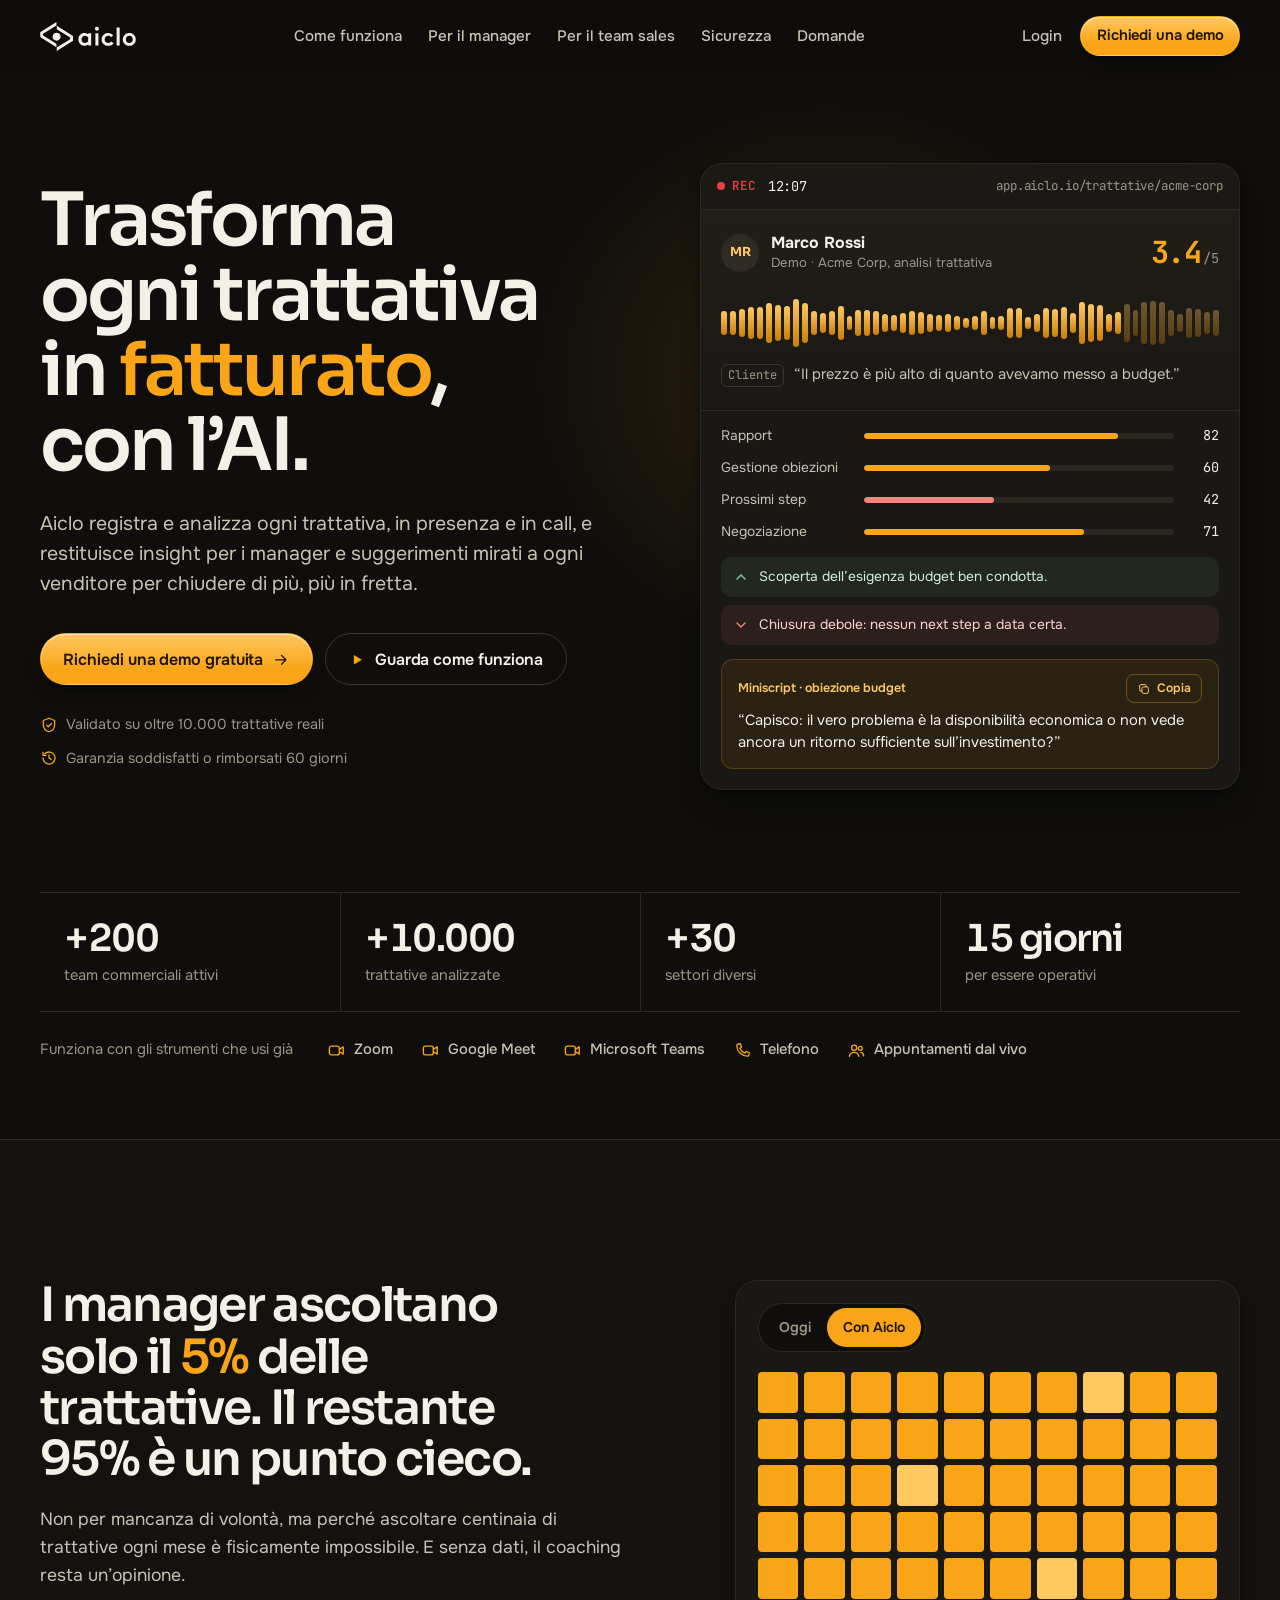
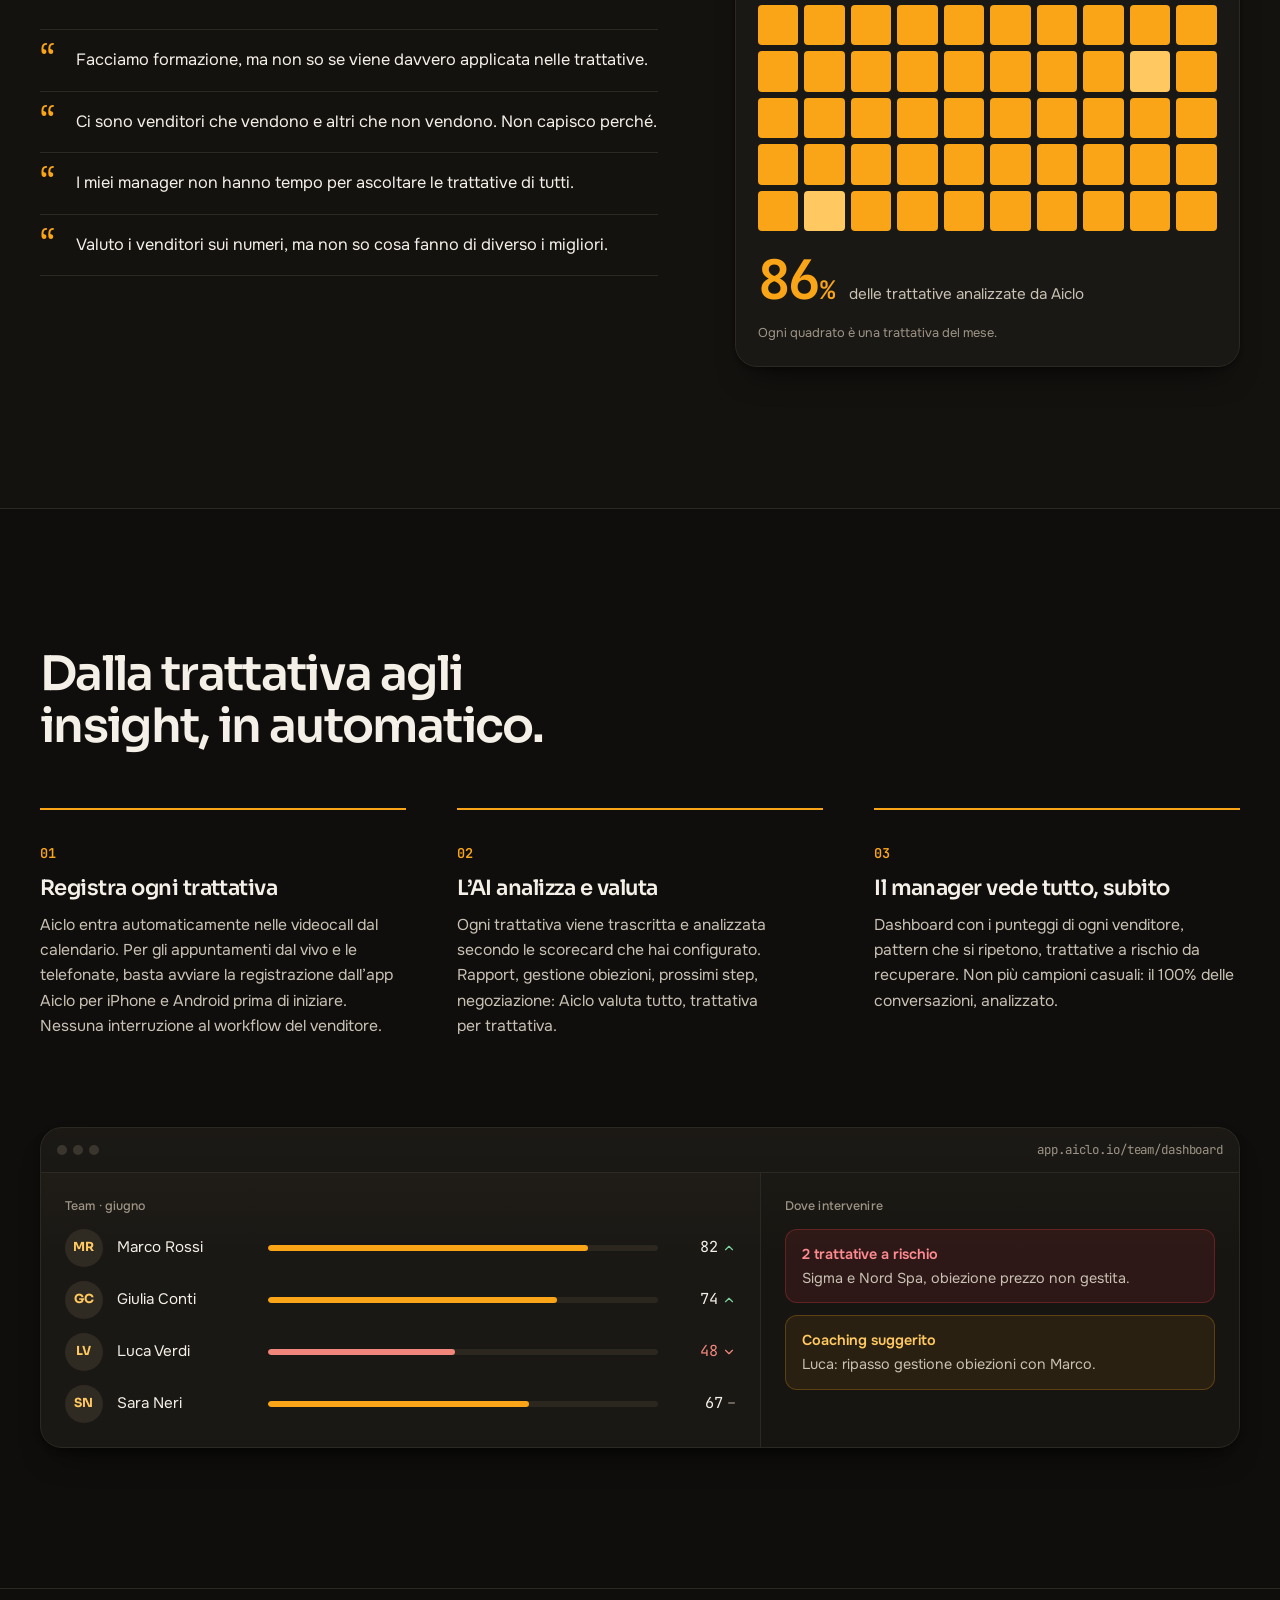
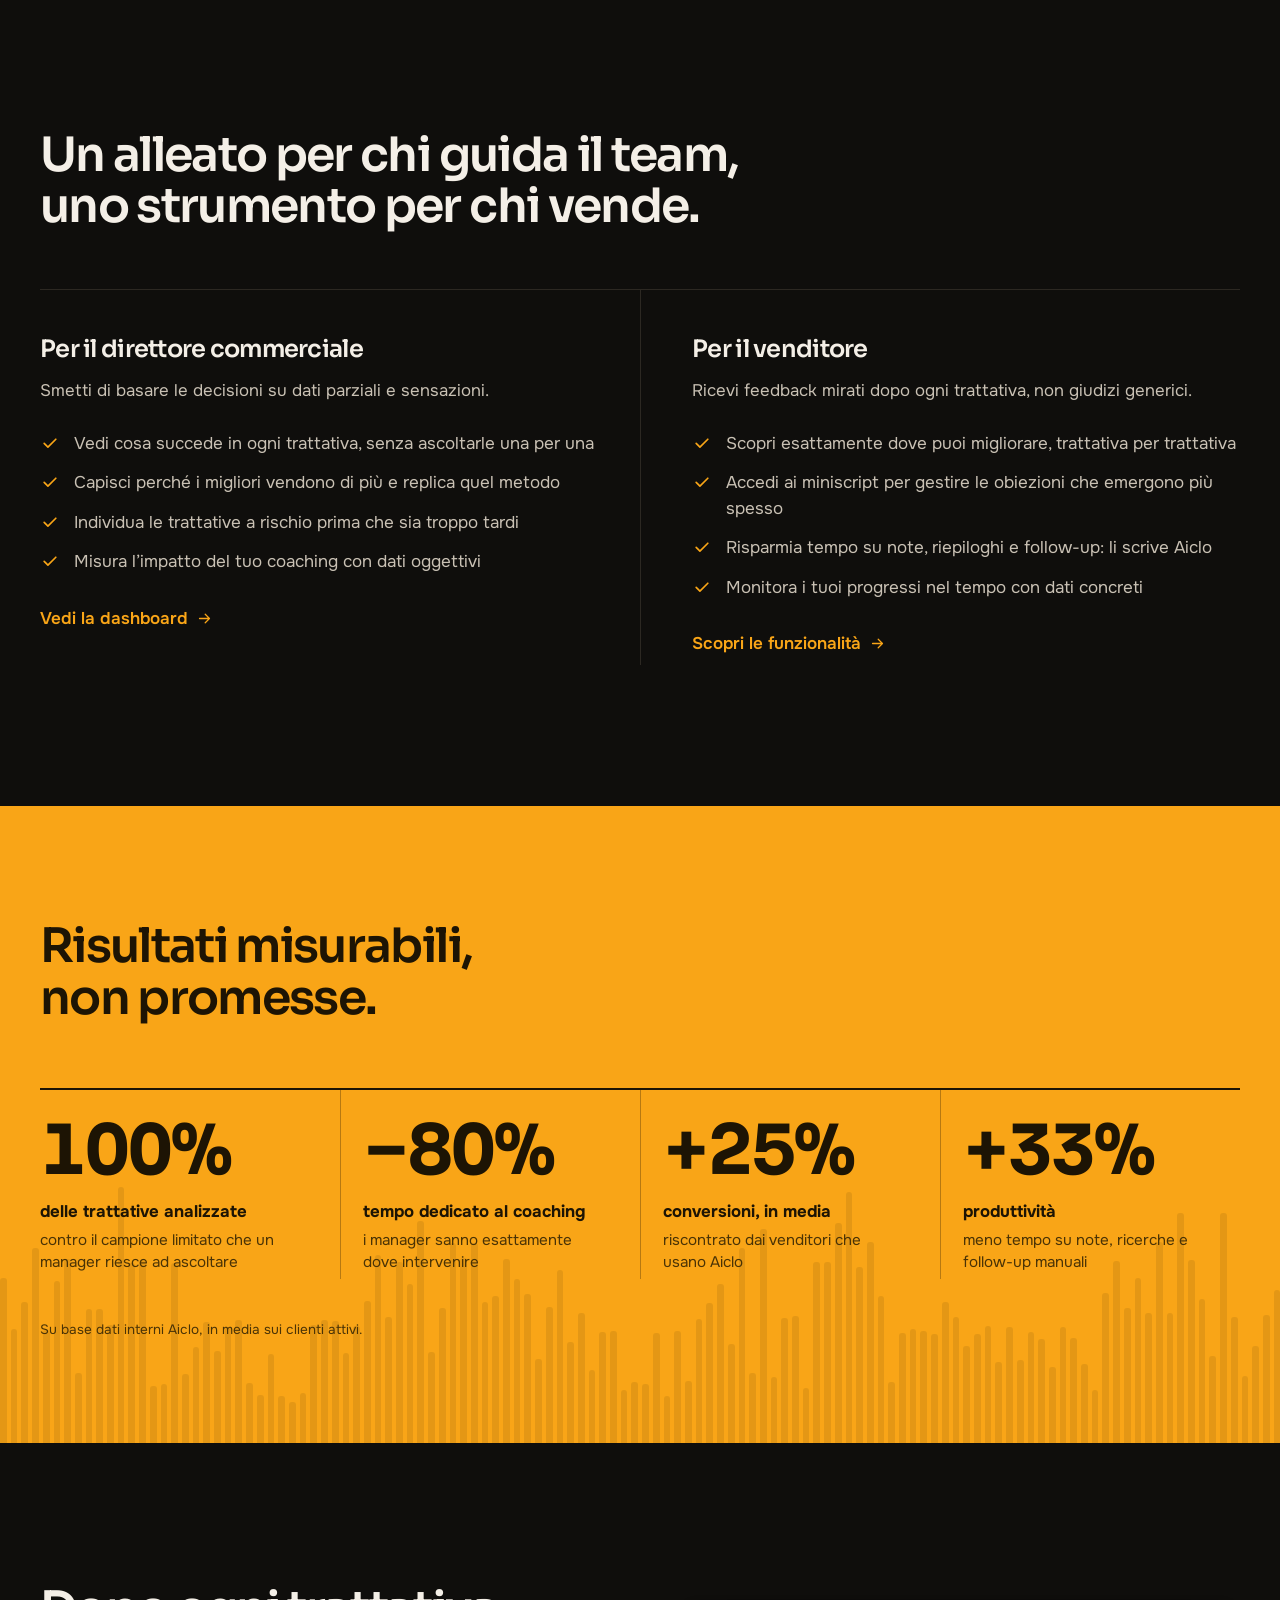
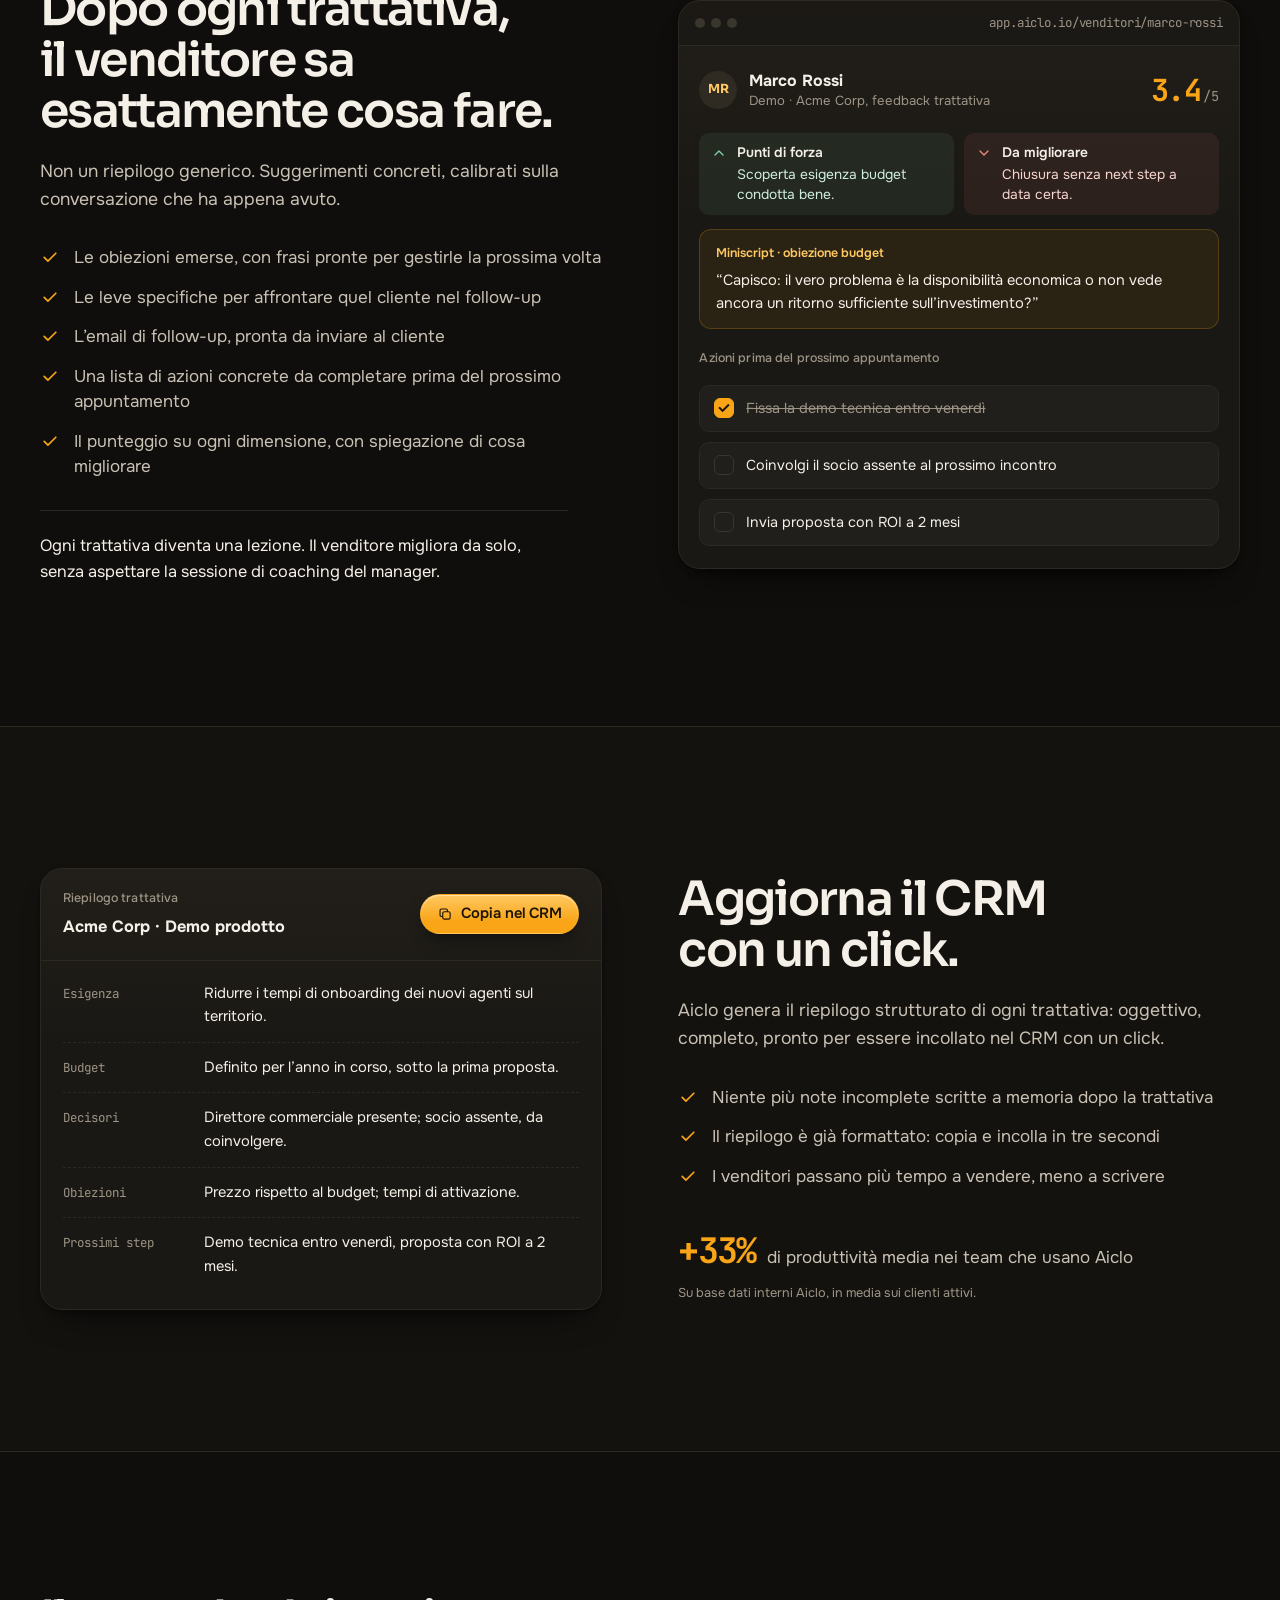
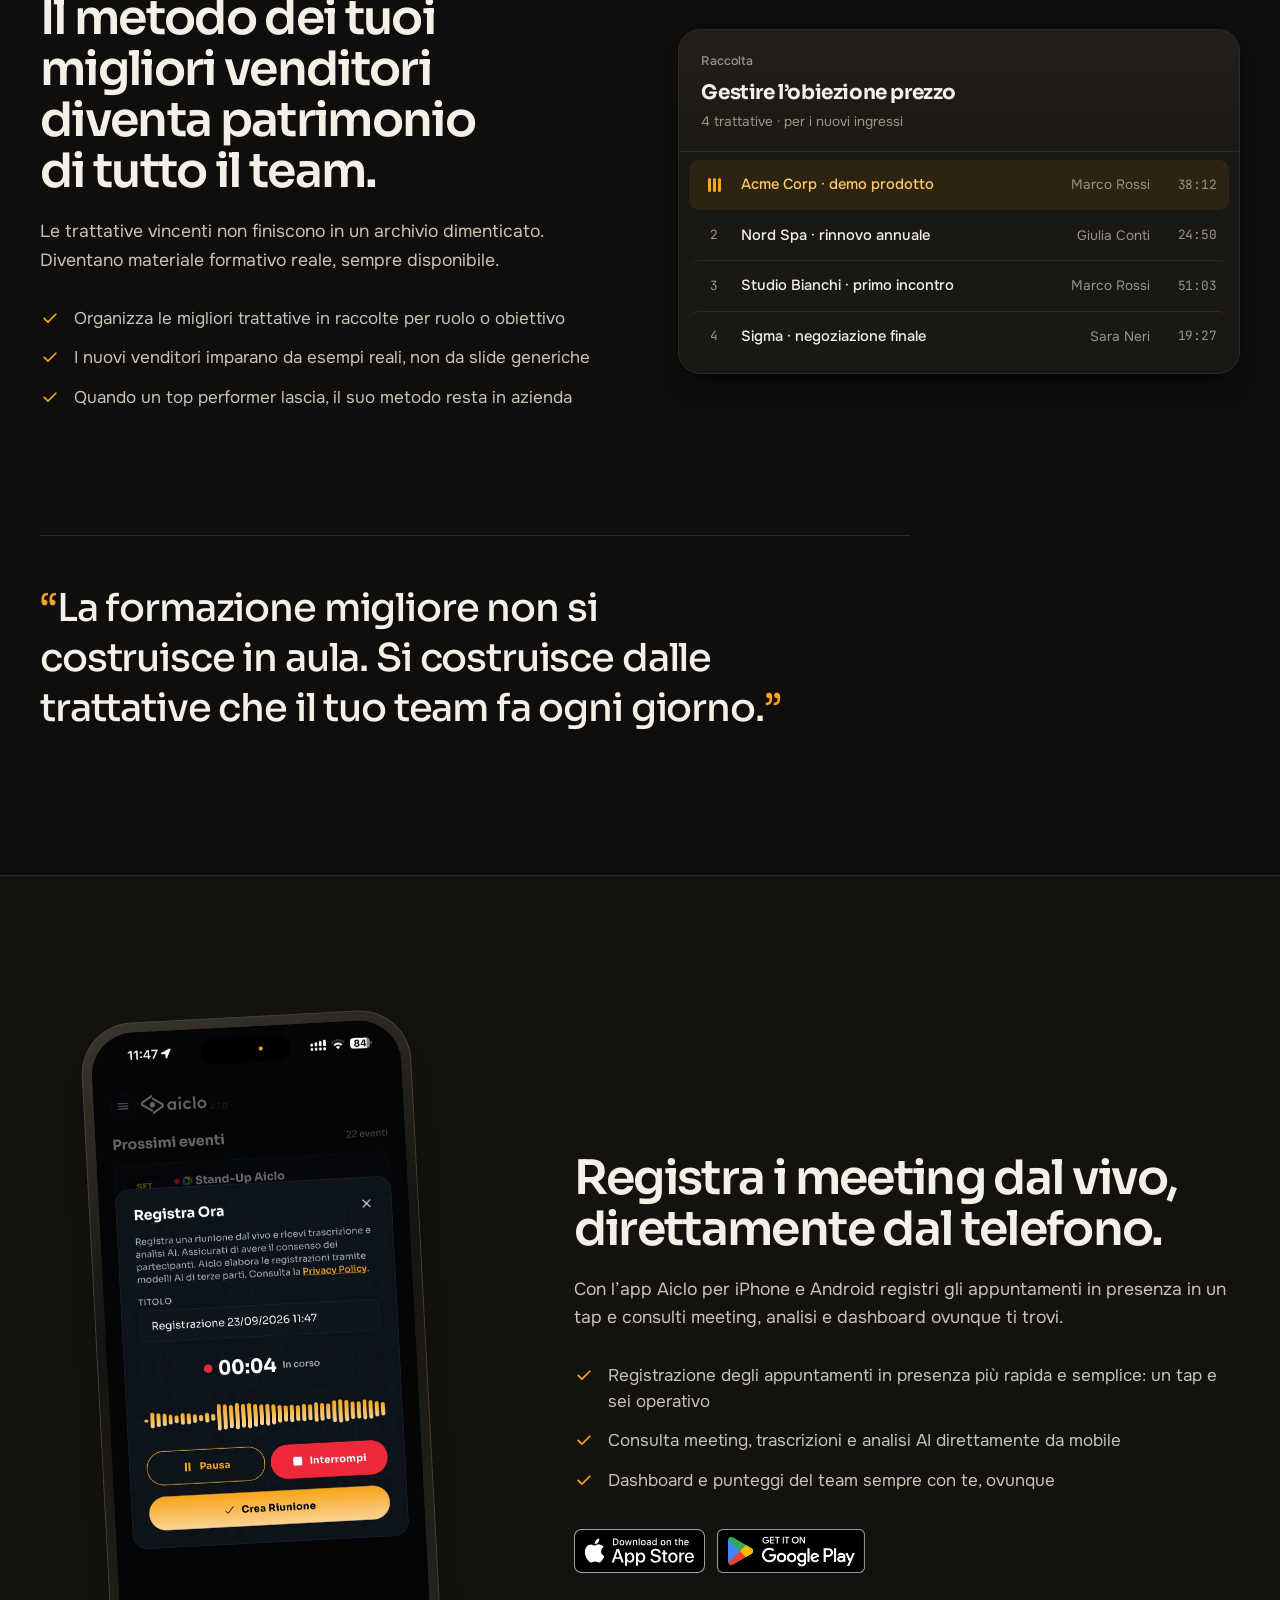
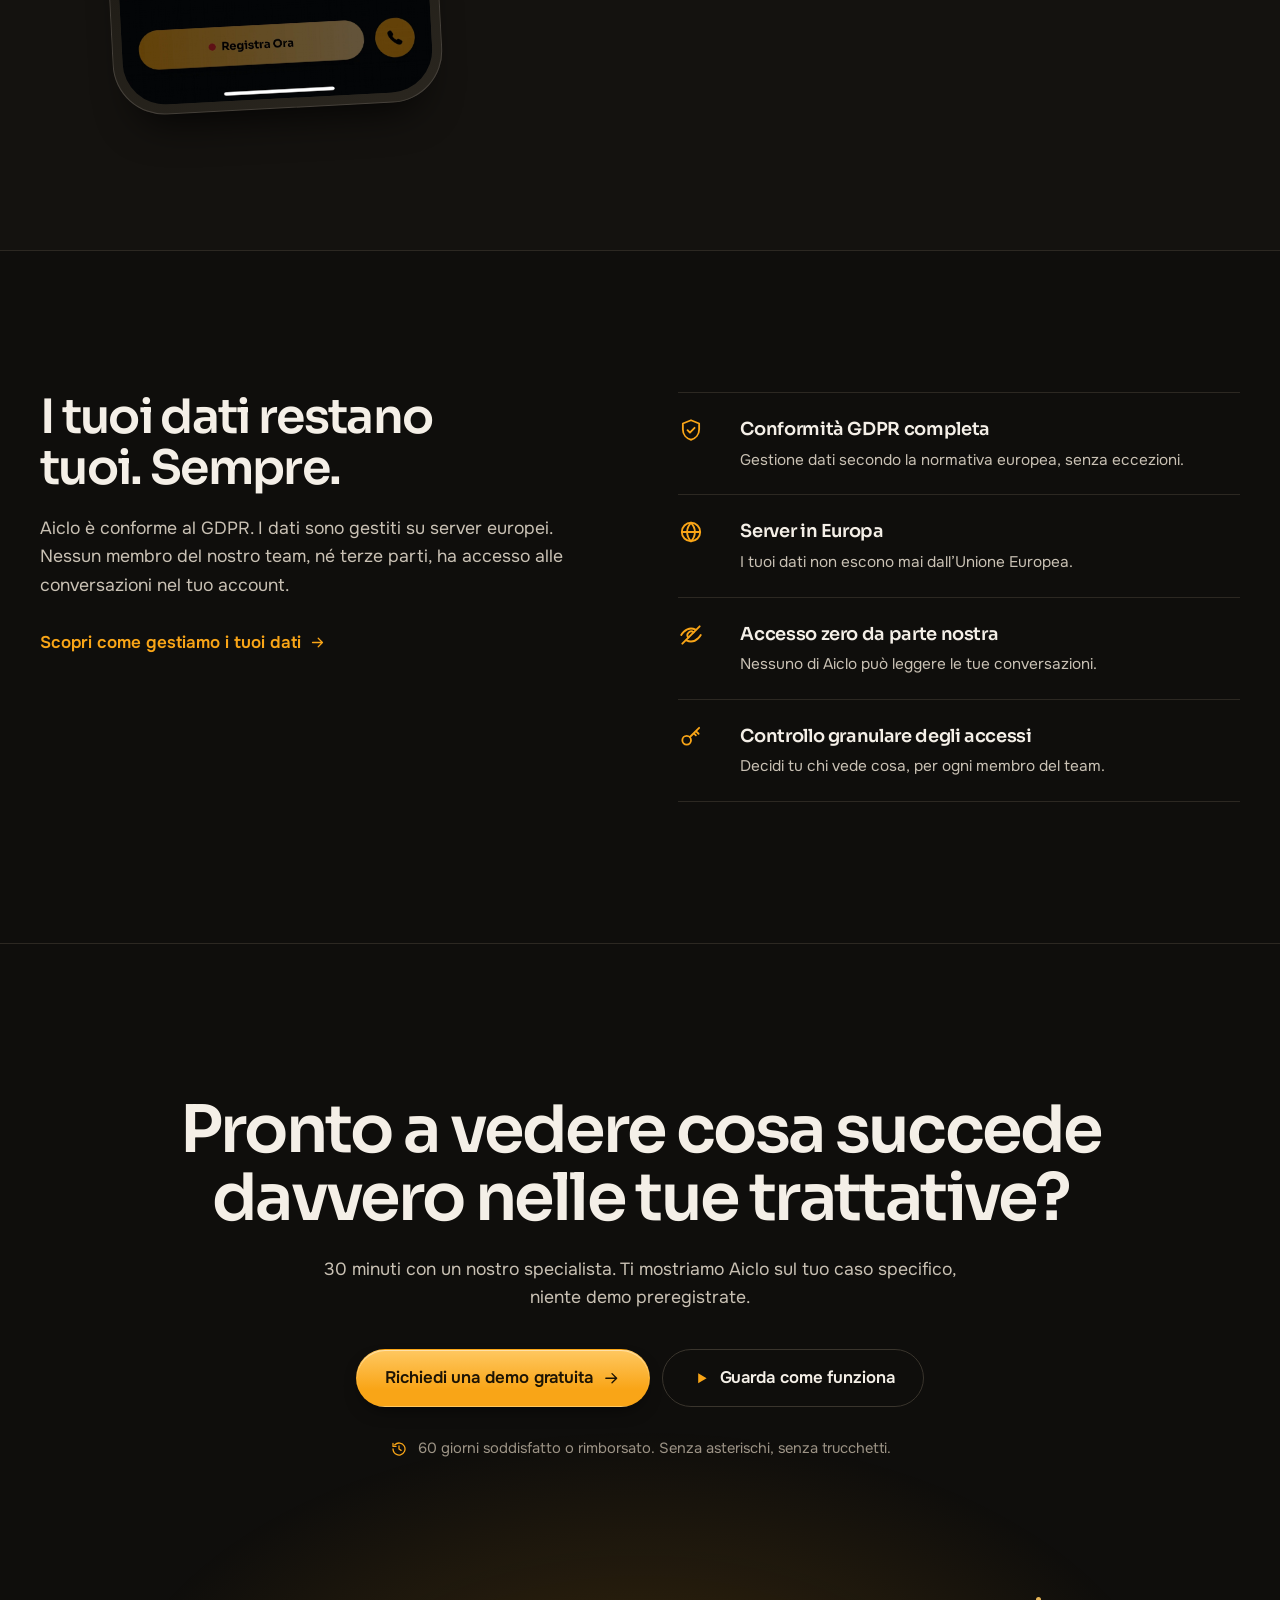
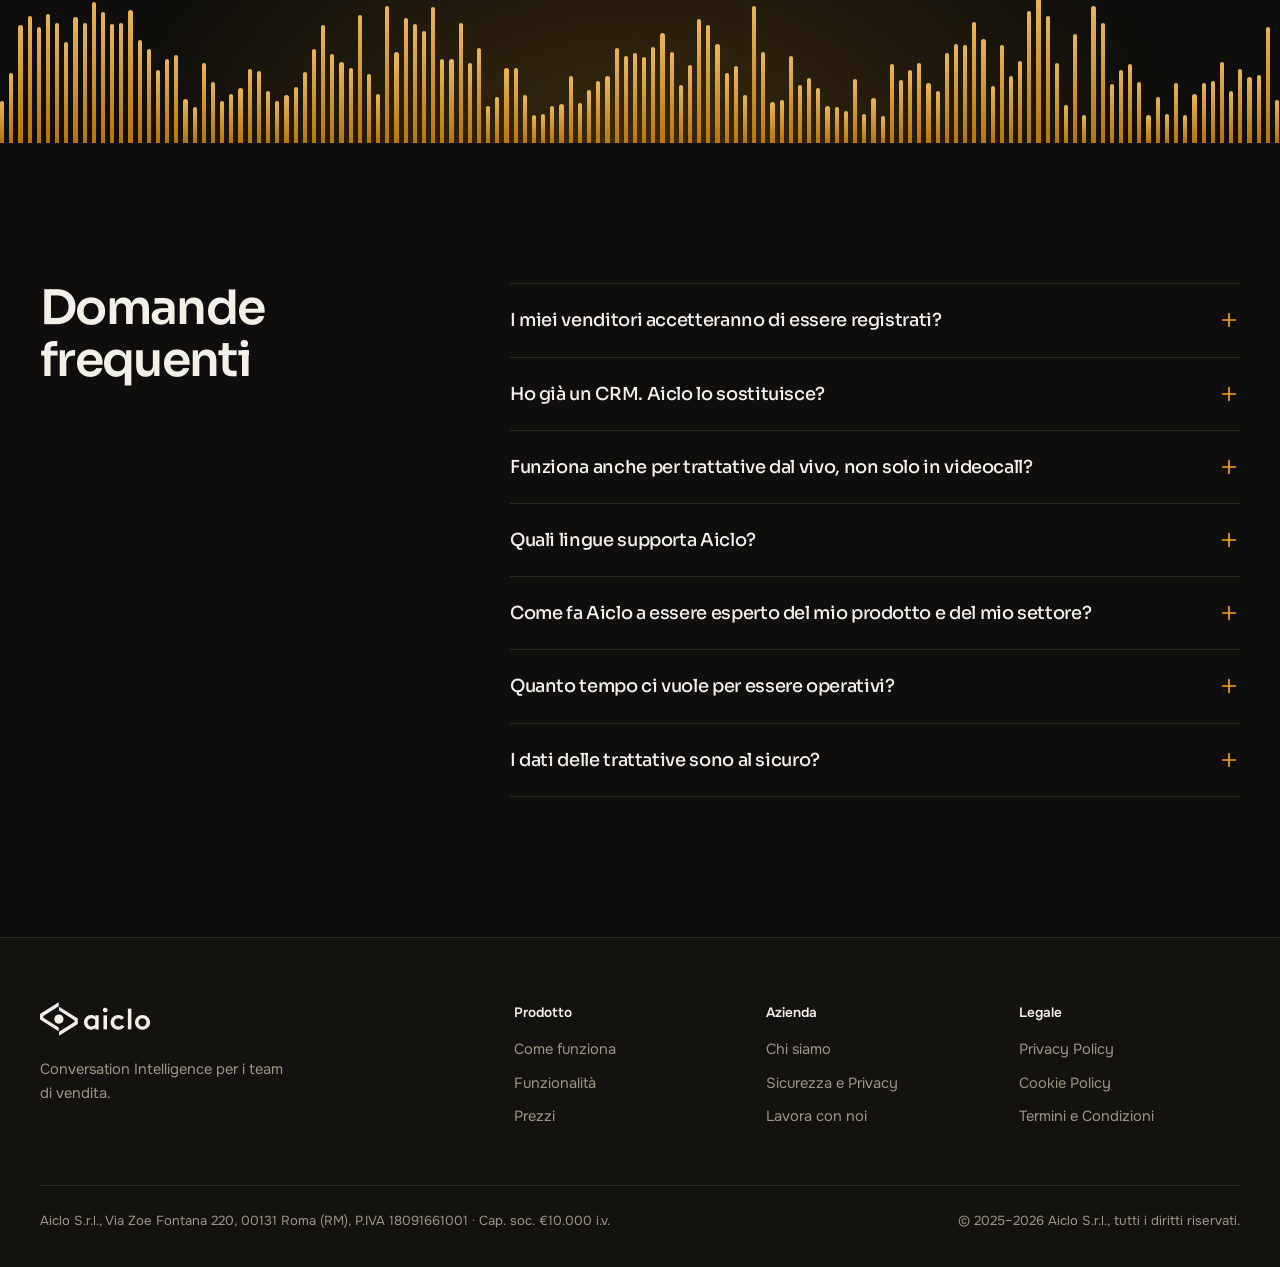
<file: index.html>
<!doctype html>
<html lang="it">
<head>
  <meta charset="utf-8">
  <meta name="viewport" content="width=device-width, initial-scale=1">
  <title>Aiclo · Conversation Intelligence per i team di vendita</title>
  <meta name="description" content="Aiclo registra e analizza ogni trattativa, in presenza e in call, e restituisce insight per i manager e suggerimenti mirati a ogni venditore per chiudere di più, più in fretta.">
  <meta name="theme-color" content="#0F0E0C">
  <link rel="icon" href="assets/favicon.png">
  <link rel="preload" href="fonts/sora.woff2" as="font" type="font/woff2" crossorigin>
  <link rel="preload" href="fonts/onest.woff2" as="font" type="font/woff2" crossorigin>
  <link rel="stylesheet" href="css/styles.css">
</head>
<body>
  <a class="skip" href="#main">Salta al contenuto</a>

  <svg width="0" height="0" class="sprite" aria-hidden="true">
    <symbol id="logo" viewBox="0 0 153.04 46.37">
      <path d="M61.22,27.86c0,2.63.84,4.94,2.51,6.87,1.9,2.19,4.38,3.31,7.38,3.31,2.05,0,3.88-.66,5.42-1.97l.41-.35v1.9h4.67v-19.57h-4.67v1.89l-.41-.33c-1.6-1.31-3.53-1.97-5.72-1.97-2.65,0-4.93.99-6.79,2.94-1.86,1.96-2.81,4.4-2.81,7.28ZM67.62,23.82c1.76-1.99,4.46-2.27,7.88-.75l1.24,1.68v6.16l-.04.06c-1.2,1.72-2.9,2.59-5.05,2.59-1.58,0-2.92-.55-3.97-1.63-1.05-1.08-1.58-2.45-1.58-4.08,0-1.55.51-2.9,1.51-4.04Z"/>
      <rect x="88.33" y="18.05" width="4.88" height="19.57"/>
      <path d="M90.77,7.5c-1.3,0-2.29.62-3.09,1.91-.39,1.51-.14,2.64.78,3.53.65.62,1.4.92,2.31.92,1.3,0,2.29-.62,3.09-1.91.39-1.51.14-2.64-.78-3.53-.65-.62-1.4-.92-2.31-.92Z"/>
      <path d="M108.93,33.57c-1.69,0-3.09-.55-4.17-1.62s-1.62-2.45-1.62-4.09.55-2.98,1.62-4.08c1.08-1.11,2.44-1.67,4.05-1.67,1.86,0,3.43.77,4.67,2.29l3.43-3.02c-.91-1.09-2.07-1.99-3.43-2.67-1.44-.71-3.01-1.07-4.67-1.07-2.98,0-5.51,1-7.52,2.97-2.01,1.97-3.03,4.41-3.03,7.25s1,5.27,2.99,7.23c1.98,1.96,4.51,2.95,7.52,2.95,3.62,0,6.57-1.42,8.75-4.21l-3.73-2.8c-.5.68-1.15,1.26-1.93,1.74-.88.53-1.86.8-2.92.8Z"/>
      <rect x="122.26" y="8.74" width="4.88" height="28.88"/>
      <path d="M150.05,20.61c-1.98-1.97-4.49-2.97-7.44-2.97s-5.46,1-7.44,2.97c-1.98,1.97-2.99,4.41-2.99,7.25s1,5.27,2.99,7.23c1.98,1.96,4.48,2.95,7.44,2.95s5.46-.99,7.44-2.95,2.99-4.39,2.99-7.23-1-5.28-2.99-7.25ZM146.6,31.92c-1.04,1.09-2.38,1.65-3.99,1.65s-2.95-.56-3.99-1.65c-1.03-1.09-1.56-2.46-1.56-4.06s.52-2.98,1.56-4.08c1.04-1.11,2.38-1.67,3.99-1.67s2.95.56,3.99,1.67c1.03,1.1,1.56,2.48,1.56,4.08s-.52,2.97-1.56,4.06Z"/>
      <polygon class="mark" points="26.05 0 0 16.28 0 24.03 26.05 40.31 26.05 34.84 4.64 21.46 4.64 18.85 26.05 5.47 26.05 5.16 26.05 0"/>
      <path class="mark-eye" d="M30.96,18.79c-6.8-5.22-14.55,2.53-9.33,9.33,6.8,5.22,14.55-2.53,9.33-9.33Z"/>
      <polygon class="mark" points="26.55 46.37 52.6 30.09 52.6 22.34 26.55 6.06 26.55 11.52 47.96 24.91 47.96 27.52 26.55 40.9 26.55 41.21 26.55 46.37"/>
    </symbol>
    <symbol id="i-check" viewBox="0 0 24 24"><path d="M5 12.5l4.5 4.5L19 7.5" fill="none" stroke="currentColor" stroke-width="2" stroke-linecap="round" stroke-linejoin="round"/></symbol>
    <symbol id="i-arrow" viewBox="0 0 24 24"><path d="M5 12h14M13 6l6 6-6 6" fill="none" stroke="currentColor" stroke-width="1.8" stroke-linecap="round" stroke-linejoin="round"/></symbol>
    <symbol id="i-play" viewBox="0 0 24 24"><path d="M8 5.5v13l11-6.5z" fill="currentColor"/></symbol>
    <symbol id="i-copy" viewBox="0 0 24 24"><rect x="8.5" y="8.5" width="11" height="11" rx="2.5" fill="none" stroke="currentColor" stroke-width="1.7"/><path d="M15.5 8.5V6.5a2 2 0 0 0-2-2h-7a2 2 0 0 0-2 2v7a2 2 0 0 0 2 2h2" fill="none" stroke="currentColor" stroke-width="1.7"/></symbol>
    <symbol id="i-shield" viewBox="0 0 24 24"><path d="M12 3l7.5 3v5.5c0 4.6-3.2 8.3-7.5 9.5-4.3-1.2-7.5-4.9-7.5-9.5V6z" fill="none" stroke="currentColor" stroke-width="1.7" stroke-linejoin="round"/><path d="M8.8 12.2l2.2 2.2 4.3-4.4" fill="none" stroke="currentColor" stroke-width="1.7" stroke-linecap="round" stroke-linejoin="round"/></symbol>
    <symbol id="i-refund" viewBox="0 0 24 24"><path d="M4 12a8 8 0 1 0 2.4-5.7" fill="none" stroke="currentColor" stroke-width="1.7" stroke-linecap="round"/><path d="M4 4.5v4h4" fill="none" stroke="currentColor" stroke-width="1.7" stroke-linecap="round" stroke-linejoin="round"/><path d="M12 8v4l2.8 1.8" fill="none" stroke="currentColor" stroke-width="1.7" stroke-linecap="round"/></symbol>
    <symbol id="i-video" viewBox="0 0 24 24"><rect x="3" y="6.5" width="12.5" height="11" rx="2.5" fill="none" stroke="currentColor" stroke-width="1.7"/><path d="M15.5 10.5l5-3v9l-5-3" fill="none" stroke="currentColor" stroke-width="1.7" stroke-linejoin="round"/></symbol>
    <symbol id="i-phone" viewBox="0 0 24 24"><path d="M6.6 3.8l2.6-.3 1.6 4.2-2 1.4a11 11 0 0 0 6.1 6.1l1.4-2 4.2 1.6-.3 2.6a2 2 0 0 1-2.1 1.8C10.6 18.8 5.2 13.4 4.8 5.9a2 2 0 0 1 1.8-2.1z" fill="none" stroke="currentColor" stroke-width="1.7" stroke-linejoin="round"/></symbol>
    <symbol id="i-people" viewBox="0 0 24 24"><circle cx="9" cy="8.5" r="3.2" fill="none" stroke="currentColor" stroke-width="1.7"/><path d="M3 19.5c.6-3.3 3-5.2 6-5.2s5.4 1.9 6 5.2" fill="none" stroke="currentColor" stroke-width="1.7" stroke-linecap="round"/><circle cx="16.8" cy="9.3" r="2.5" fill="none" stroke="currentColor" stroke-width="1.7"/><path d="M17.5 14.4c2 .4 3.3 2 3.6 4.4" fill="none" stroke="currentColor" stroke-width="1.7" stroke-linecap="round"/></symbol>
    <symbol id="i-eu" viewBox="0 0 24 24"><circle cx="12" cy="12" r="8.5" fill="none" stroke="currentColor" stroke-width="1.7"/><path d="M3.5 12h17M12 3.5c2.4 2.4 3.6 5.2 3.6 8.5s-1.2 6.1-3.6 8.5c-2.4-2.4-3.6-5.2-3.6-8.5S9.6 5.9 12 3.5z" fill="none" stroke="currentColor" stroke-width="1.7"/></symbol>
    <symbol id="i-eyeoff" viewBox="0 0 24 24"><path d="M3 12s3.3-6 9-6c1.6 0 3 .5 4.2 1.1M21 12s-3.3 6-9 6c-1.6 0-3-.5-4.2-1.1" fill="none" stroke="currentColor" stroke-width="1.7" stroke-linecap="round"/><path d="M4 20L20 4" fill="none" stroke="currentColor" stroke-width="1.7" stroke-linecap="round"/><path d="M9.6 14.4a3.4 3.4 0 0 1 4.8-4.8" fill="none" stroke="currentColor" stroke-width="1.7" stroke-linecap="round"/></symbol>
    <symbol id="i-key" viewBox="0 0 24 24"><circle cx="8" cy="15" r="4" fill="none" stroke="currentColor" stroke-width="1.7"/><path d="M11 12l8.5-8.5M16.5 6.5l2.5 2.5M14.5 8.5l2 2" fill="none" stroke="currentColor" stroke-width="1.7" stroke-linecap="round"/></symbol>
    <symbol id="i-plus" viewBox="0 0 24 24"><path d="M12 5v14M5 12h14" fill="none" stroke="currentColor" stroke-width="1.8" stroke-linecap="round"/></symbol>
    <symbol id="i-menu" viewBox="0 0 24 24"><path d="M4 8h16M4 16h16" fill="none" stroke="currentColor" stroke-width="1.8" stroke-linecap="round"/></symbol>
    <symbol id="i-up" viewBox="0 0 24 24"><path d="M6 15l6-6 6 6" fill="none" stroke="currentColor" stroke-width="2" stroke-linecap="round" stroke-linejoin="round"/></symbol>
    <symbol id="i-down" viewBox="0 0 24 24"><path d="M6 9l6 6 6-6" fill="none" stroke="currentColor" stroke-width="2" stroke-linecap="round" stroke-linejoin="round"/></symbol>
  </svg>

  <header class="site-header" data-header>
    <div class="wrap header-row">
      <a class="brand" href="#top" aria-label="Aiclo, torna all'inizio">
        <svg class="logo" viewBox="0 0 153.04 46.37" aria-hidden="true"><use href="#logo"/></svg>
      </a>
      <nav class="nav" id="nav" aria-label="Principale">
        <a href="#come-funziona">Come funziona</a>
        <a href="#per-chi">Per il manager</a>
        <a href="#venditore">Per il team sales</a>
        <a href="#sicurezza">Sicurezza</a>
        <a href="#faq">Domande</a>
        <a class="nav-login" href="https://app.aiclo.io">Login</a>
      </nav>
      <div class="header-actions">
        <a class="link-quiet login" href="https://app.aiclo.io">Login</a>
        <a class="btn btn-primary btn-sm" href="https://www.aiclo.io/#contatti">Richiedi una demo</a>
        <button class="menu-toggle" type="button" aria-expanded="false" aria-controls="nav" data-menu>
          <svg aria-hidden="true"><use href="#i-menu"/></svg><span class="sr">Menu</span>
        </button>
      </div>
    </div>
  </header>

  <main id="main">
    <!-- HERO -->
    <section class="hero" id="top">
      <div class="wrap hero-grid">
        <div class="hero-copy">
          <h1 class="display">Trasforma ogni trattativa in <span class="amber">fatturato</span>, con&nbsp;l’AI.</h1>
          <p class="lede">Aiclo registra e analizza ogni trattativa, in presenza e in call, e restituisce insight per i manager e suggerimenti mirati a ogni venditore per chiudere di più, più in fretta.</p>
          <div class="cta-row">
            <a class="btn btn-primary" href="https://www.aiclo.io/#contatti">Richiedi una demo gratuita <svg aria-hidden="true"><use href="#i-arrow"/></svg></a>
            <a class="btn btn-ghost" href="#come-funziona"><svg aria-hidden="true"><use href="#i-play"/></svg> Guarda come funziona</a>
          </div>
          <ul class="assurances">
            <li><svg aria-hidden="true"><use href="#i-shield"/></svg>Validato su oltre 10.000 trattative reali</li>
            <li><svg aria-hidden="true"><use href="#i-refund"/></svg>Garanzia soddisfatti o rimborsati 60 giorni</li>
          </ul>
        </div>

        <figure class="panel session" aria-label="Esempio di analisi di una trattativa (dati dimostrativi)">
          <div class="chrome">
            <span class="rec"><i></i>REC</span>
            <span class="mono timer" data-timer>12:04</span>
            <span class="mono url">app.aiclo.io/trattative/acme-corp</span>
          </div>
          <div class="session-head">
            <span class="avatar">MR</span>
            <div>
              <strong>Marco Rossi</strong>
              <span class="muted">Demo · Acme Corp, analisi trattativa</span>
            </div>
            <div class="score"><span class="mono" data-count="3.4" data-decimals="1">3.4</span><small>/5</small></div>
          </div>
          <div class="wave" data-wave="56" aria-hidden="true"></div>
          <p class="transcript" aria-live="off"><span class="who">Cliente</span><span data-transcript>“Il prezzo è più alto di quanto avevamo messo a budget.”</span></p>
          <ul class="dims">
            <li><span>Rapport</span><b class="bar"><i style="--v:.82"></i></b><span class="mono">82</span></li>
            <li><span>Gestione obiezioni</span><b class="bar"><i style="--v:.60"></i></b><span class="mono">60</span></li>
            <li><span>Prossimi step</span><b class="bar warn"><i style="--v:.42"></i></b><span class="mono">42</span></li>
            <li><span>Negoziazione</span><b class="bar"><i style="--v:.71"></i></b><span class="mono">71</span></li>
          </ul>
          <div class="notes">
            <p class="note good"><svg aria-hidden="true"><use href="#i-up"/></svg>Scoperta dell’esigenza budget ben condotta.</p>
            <p class="note bad"><svg aria-hidden="true"><use href="#i-down"/></svg>Chiusura debole: nessun next step a data certa.</p>
          </div>
          <div class="miniscript">
            <div class="miniscript-head">
              <span>Miniscript · obiezione budget</span>
              <button class="copy" type="button" data-copy="Capisco: il vero problema è la disponibilità economica o non vede ancora un ritorno sufficiente sull’investimento?"><svg aria-hidden="true"><use href="#i-copy"/></svg><span>Copia</span></button>
            </div>
            <p>“Capisco: il vero problema è la disponibilità economica o non vede ancora un ritorno sufficiente sull’investimento?”</p>
          </div>
        </figure>
      </div>

      <div class="wrap ledger-wrap">
        <dl class="ledger">
          <div><dt>team commerciali attivi</dt><dd>+200</dd></div>
          <div><dt>trattative analizzate</dt><dd>+10.000</dd></div>
          <div><dt>settori diversi</dt><dd>+30</dd></div>
          <div><dt>per essere operativi</dt><dd>15 giorni</dd></div>
        </dl>
        <div class="channels">
          <p>Funziona con gli strumenti che usi già</p>
          <ul>
            <li><svg aria-hidden="true"><use href="#i-video"/></svg>Zoom</li>
            <li><svg aria-hidden="true"><use href="#i-video"/></svg>Google Meet</li>
            <li><svg aria-hidden="true"><use href="#i-video"/></svg>Microsoft Teams</li>
            <li><svg aria-hidden="true"><use href="#i-phone"/></svg>Telefono</li>
            <li><svg aria-hidden="true"><use href="#i-people"/></svg>Appuntamenti dal vivo</li>
          </ul>
        </div>
      </div>
    </section>

    <!-- PROBLEMA -->
    <section class="section problem" id="problema" aria-labelledby="problem-title">
      <div class="wrap problem-grid">
        <div class="problem-copy">
          <h2 id="problem-title" class="h2">I manager ascoltano solo il <span class="amber">5%</span> delle trattative. Il restante 95% è un punto cieco.</h2>
          <p class="body-lg">Non per mancanza di volontà, ma perché ascoltare centinaia di trattative ogni mese è fisicamente impossibile. E senza dati, il coaching resta un’opinione.</p>
          <ul class="quotes">
            <li>Facciamo formazione, ma non so se viene davvero applicata nelle trattative.</li>
            <li>Ci sono venditori che vendono e altri che non vendono. Non capisco perché.</li>
            <li>I miei manager non hanno tempo per ascoltare le trattative di tutti.</li>
            <li>Valuto i venditori sui numeri, ma non so cosa fanno di diverso i migliori.</li>
          </ul>
        </div>

        <div class="coverage" data-coverage data-state="today">
          <div class="seg" role="group" aria-label="Copertura delle trattative">
            <button type="button" aria-pressed="true" data-set="today">Oggi</button>
            <button type="button" aria-pressed="false" data-set="aiclo">Con Aiclo</button>
          </div>
          <div class="grid100" data-grid aria-hidden="true"></div>
          <p class="coverage-read" aria-live="polite">
            <span class="mono big" data-cov-num>5</span><span class="mono pct">%</span>
            <span class="coverage-label" data-cov-label>delle trattative ascoltate da un manager</span>
          </p>
          <p class="fineprint">Ogni quadrato è una trattativa del mese.</p>
        </div>
      </div>
    </section>

    <!-- COME FUNZIONA -->
    <section class="section how" id="come-funziona" aria-labelledby="how-title">
      <div class="wrap">
        <h2 id="how-title" class="h2 narrow">Dalla trattativa agli insight, in automatico.</h2>
        <ol class="steps">
          <li>
            <span class="step-n mono">01</span>
            <h3>Registra ogni trattativa</h3>
            <p>Aiclo entra automaticamente nelle videocall dal calendario. Per gli appuntamenti dal vivo e le telefonate, basta avviare la registrazione dall’app Aiclo per iPhone e Android prima di iniziare. Nessuna interruzione al workflow del venditore.</p>
          </li>
          <li>
            <span class="step-n mono">02</span>
            <h3>L’AI analizza e valuta</h3>
            <p>Ogni trattativa viene trascritta e analizzata secondo le scorecard che hai configurato. Rapport, gestione obiezioni, prossimi step, negoziazione: Aiclo valuta tutto, trattativa per trattativa.</p>
          </li>
          <li>
            <span class="step-n mono">03</span>
            <h3>Il manager vede tutto, subito</h3>
            <p>Dashboard con i punteggi di ogni venditore, pattern che si ripetono, trattative a rischio da recuperare. Non più campioni casuali: il 100% delle conversazioni, analizzato.</p>
          </li>
        </ol>

        <figure class="panel dashboard" aria-label="Dashboard del team (dati dimostrativi)">
          <div class="chrome">
            <span class="dots" aria-hidden="true"><i></i><i></i><i></i></span>
            <span class="mono url">app.aiclo.io/team/dashboard</span>
          </div>
          <div class="dash-body">
            <div class="dash-team">
              <p class="panel-label">Team · giugno</p>
              <ul class="team">
                <li><span class="avatar">MR</span><span class="name">Marco Rossi</span><b class="bar"><i style="--v:.82"></i></b><span class="mono val up">82 <svg aria-hidden="true"><use href="#i-up"/></svg></span></li>
                <li><span class="avatar">GC</span><span class="name">Giulia Conti</span><b class="bar"><i style="--v:.74"></i></b><span class="mono val up">74 <svg aria-hidden="true"><use href="#i-up"/></svg></span></li>
                <li><span class="avatar">LV</span><span class="name">Luca Verdi</span><b class="bar warn"><i style="--v:.48"></i></b><span class="mono val down">48 <svg aria-hidden="true"><use href="#i-down"/></svg></span></li>
                <li><span class="avatar">SN</span><span class="name">Sara Neri</span><b class="bar"><i style="--v:.67"></i></b><span class="mono val flat">67 <span aria-hidden="true">–</span></span></li>
              </ul>
            </div>
            <div class="dash-act">
              <p class="panel-label">Dove intervenire</p>
              <div class="alert risk">
                <strong>2 trattative a rischio</strong>
                <span>Sigma e Nord Spa, obiezione prezzo non gestita.</span>
              </div>
              <div class="alert coach">
                <strong>Coaching suggerito</strong>
                <span>Luca: ripasso gestione obiezioni con Marco.</span>
              </div>
            </div>
          </div>
        </figure>
      </div>
    </section>

    <!-- PER CHI -->
    <section class="section audience" id="per-chi" aria-labelledby="aud-title">
      <div class="wrap">
        <h2 id="aud-title" class="h2 narrow">Un alleato per chi guida il team, uno strumento per chi vende.</h2>
        <div class="split">
          <article>
            <h3>Per il direttore commerciale</h3>
            <p class="split-lede">Smetti di basare le decisioni su dati parziali e sensazioni.</p>
            <ul class="checks">
              <li><svg aria-hidden="true"><use href="#i-check"/></svg>Vedi cosa succede in ogni trattativa, senza ascoltarle una per una</li>
              <li><svg aria-hidden="true"><use href="#i-check"/></svg>Capisci perché i migliori vendono di più e replica quel metodo</li>
              <li><svg aria-hidden="true"><use href="#i-check"/></svg>Individua le trattative a rischio prima che sia troppo tardi</li>
              <li><svg aria-hidden="true"><use href="#i-check"/></svg>Misura l’impatto del tuo coaching con dati oggettivi</li>
            </ul>
            <a class="link-arrow" href="#come-funziona">Vedi la dashboard <svg aria-hidden="true"><use href="#i-arrow"/></svg></a>
          </article>
          <article>
            <h3>Per il venditore</h3>
            <p class="split-lede">Ricevi feedback mirati dopo ogni trattativa, non giudizi generici.</p>
            <ul class="checks">
              <li><svg aria-hidden="true"><use href="#i-check"/></svg>Scopri esattamente dove puoi migliorare, trattativa per trattativa</li>
              <li><svg aria-hidden="true"><use href="#i-check"/></svg>Accedi ai miniscript per gestire le obiezioni che emergono più spesso</li>
              <li><svg aria-hidden="true"><use href="#i-check"/></svg>Risparmia tempo su note, riepiloghi e follow-up: li scrive Aiclo</li>
              <li><svg aria-hidden="true"><use href="#i-check"/></svg>Monitora i tuoi progressi nel tempo con dati concreti</li>
            </ul>
            <a class="link-arrow" href="#venditore">Scopri le funzionalità <svg aria-hidden="true"><use href="#i-arrow"/></svg></a>
          </article>
        </div>
      </div>
    </section>

    <!-- RISULTATI (banda ambra) -->
    <section class="results" aria-labelledby="res-title">
      <div class="wave wave-band" data-wave="120" aria-hidden="true"></div>
      <div class="wrap">
        <h2 id="res-title" class="h2">Risultati misurabili, non promesse.</h2>
        <dl class="results-ledger">
          <div><dd><span data-count="100">100</span>%</dd><dt>delle trattative analizzate</dt><p>contro il campione limitato che un manager riesce ad ascoltare</p></div>
          <div><dd>−<span data-count="80">80</span>%</dd><dt>tempo dedicato al coaching</dt><p>i manager sanno esattamente dove intervenire</p></div>
          <div><dd>+<span data-count="25">25</span>%</dd><dt>conversioni, in media</dt><p>riscontrato dai venditori che usano Aiclo</p></div>
          <div><dd>+<span data-count="33">33</span>%</dd><dt>produttività</dt><p>meno tempo su note, ricerche e follow-up manuali</p></div>
        </dl>
        <p class="results-note">Su base dati interni Aiclo, in media sui clienti attivi.</p>
      </div>
    </section>

    <!-- VENDITORE -->
    <section class="section seller" id="venditore" aria-labelledby="seller-title">
      <div class="wrap feature-grid">
        <div class="feature-copy">
          <h2 id="seller-title" class="h2">Dopo ogni trattativa, il venditore sa esattamente cosa fare.</h2>
          <p class="body-lg">Non un riepilogo generico. Suggerimenti concreti, calibrati sulla conversazione che ha appena avuto.</p>
          <ul class="checks">
            <li><svg aria-hidden="true"><use href="#i-check"/></svg>Le obiezioni emerse, con frasi pronte per gestirle la prossima volta</li>
            <li><svg aria-hidden="true"><use href="#i-check"/></svg>Le leve specifiche per affrontare quel cliente nel follow-up</li>
            <li><svg aria-hidden="true"><use href="#i-check"/></svg>L’email di follow-up, pronta da inviare al cliente</li>
            <li><svg aria-hidden="true"><use href="#i-check"/></svg>Una lista di azioni concrete da completare prima del prossimo appuntamento</li>
            <li><svg aria-hidden="true"><use href="#i-check"/></svg>Il punteggio su ogni dimensione, con spiegazione di cosa migliorare</li>
          </ul>
          <p class="aside">Ogni trattativa diventa una lezione. Il venditore migliora da solo, senza aspettare la sessione di coaching del manager.</p>
        </div>

        <figure class="panel feedback" aria-label="Feedback al venditore (dati dimostrativi)">
          <div class="chrome">
            <span class="dots" aria-hidden="true"><i></i><i></i><i></i></span>
            <span class="mono url">app.aiclo.io/venditori/marco-rossi</span>
          </div>
          <div class="session-head">
            <span class="avatar">MR</span>
            <div><strong>Marco Rossi</strong><span class="muted">Demo · Acme Corp, feedback trattativa</span></div>
            <div class="score"><span class="mono">3.4</span><small>/5</small></div>
          </div>
          <div class="fb-cols">
            <div class="note good"><svg aria-hidden="true"><use href="#i-up"/></svg><div><b>Punti di forza</b>Scoperta esigenza budget condotta bene.</div></div>
            <div class="note bad"><svg aria-hidden="true"><use href="#i-down"/></svg><div><b>Da migliorare</b>Chiusura senza next step a data certa.</div></div>
          </div>
          <div class="miniscript">
            <div class="miniscript-head"><span>Miniscript · obiezione budget</span></div>
            <p>“Capisco: il vero problema è la disponibilità economica o non vede ancora un ritorno sufficiente sull’investimento?”</p>
          </div>
          <fieldset class="todo">
            <legend class="panel-label">Azioni prima del prossimo appuntamento</legend>
            <label><input type="checkbox" checked><span>Fissa la demo tecnica entro venerdì</span></label>
            <label><input type="checkbox"><span>Coinvolgi il socio assente al prossimo incontro</span></label>
            <label><input type="checkbox"><span>Invia proposta con ROI a 2 mesi</span></label>
          </fieldset>
        </figure>
      </div>
    </section>

    <!-- CRM -->
    <section class="section crm" aria-labelledby="crm-title">
      <div class="wrap feature-grid reverse">
        <div class="feature-copy">
          <h2 id="crm-title" class="h2">Aggiorna il CRM con un click.</h2>
          <p class="body-lg">Aiclo genera il riepilogo strutturato di ogni trattativa: oggettivo, completo, pronto per essere incollato nel CRM con un click.</p>
          <ul class="checks">
            <li><svg aria-hidden="true"><use href="#i-check"/></svg>Niente più note incomplete scritte a memoria dopo la trattativa</li>
            <li><svg aria-hidden="true"><use href="#i-check"/></svg>Il riepilogo è già formattato: copia e incolla in tre secondi</li>
            <li><svg aria-hidden="true"><use href="#i-check"/></svg>I venditori passano più tempo a vendere, meno a scrivere</li>
          </ul>
          <p class="inline-stat"><span class="mono amber">+33%</span> di produttività media nei team che usano Aiclo <small>Su base dati interni Aiclo, in media sui clienti attivi.</small></p>
        </div>

        <figure class="panel summary" aria-label="Riepilogo per il CRM (dati dimostrativi)">
          <div class="summary-head">
            <div><p class="panel-label">Riepilogo trattativa</p><strong>Acme Corp · Demo prodotto</strong></div>
            <button class="btn btn-primary btn-sm" type="button" data-copy-target="crm-text"><svg aria-hidden="true"><use href="#i-copy"/></svg><span>Copia nel CRM</span></button>
          </div>
          <dl class="summary-body" id="crm-text">
            <div><dt>Esigenza</dt><dd>Ridurre i tempi di onboarding dei nuovi agenti sul territorio.</dd></div>
            <div><dt>Budget</dt><dd>Definito per l’anno in corso, sotto la prima proposta.</dd></div>
            <div><dt>Decisori</dt><dd>Direttore commerciale presente; socio assente, da coinvolgere.</dd></div>
            <div><dt>Obiezioni</dt><dd>Prezzo rispetto al budget; tempi di attivazione.</dd></div>
            <div><dt>Prossimi step</dt><dd>Demo tecnica entro venerdì, proposta con ROI a 2 mesi.</dd></div>
          </dl>
          <p class="toast" role="status" data-toast></p>
        </figure>
      </div>
    </section>

    <!-- FORMAZIONE -->
    <section class="section library" aria-labelledby="lib-title">
      <div class="wrap feature-grid">
        <div class="feature-copy">
          <h2 id="lib-title" class="h2">Il metodo dei tuoi migliori venditori diventa patrimonio di tutto il team.</h2>
          <p class="body-lg">Le trattative vincenti non finiscono in un archivio dimenticato. Diventano materiale formativo reale, sempre disponibile.</p>
          <ul class="checks">
            <li><svg aria-hidden="true"><use href="#i-check"/></svg>Organizza le migliori trattative in raccolte per ruolo o obiettivo</li>
            <li><svg aria-hidden="true"><use href="#i-check"/></svg>I nuovi venditori imparano da esempi reali, non da slide generiche</li>
            <li><svg aria-hidden="true"><use href="#i-check"/></svg>Quando un top performer lascia, il suo metodo resta in azienda</li>
          </ul>
        </div>
        <figure class="panel playlist" aria-label="Raccolta di trattative per la formazione (dati dimostrativi)">
          <div class="pl-head">
            <p class="panel-label">Raccolta</p>
            <strong>Gestire l’obiezione prezzo</strong>
            <span class="muted">4 trattative · per i nuovi ingressi</span>
          </div>
          <ol class="tracks">
            <li class="playing"><span class="eq" aria-hidden="true"><i></i><i></i><i></i></span><span class="t-title">Acme Corp · demo prodotto</span><span class="t-who">Marco Rossi</span><span class="mono t-len">38:12</span></li>
            <li><span class="mono t-n">2</span><span class="t-title">Nord Spa · rinnovo annuale</span><span class="t-who">Giulia Conti</span><span class="mono t-len">24:50</span></li>
            <li><span class="mono t-n">3</span><span class="t-title">Studio Bianchi · primo incontro</span><span class="t-who">Marco Rossi</span><span class="mono t-len">51:03</span></li>
            <li><span class="mono t-n">4</span><span class="t-title">Sigma · negoziazione finale</span><span class="t-who">Sara Neri</span><span class="mono t-len">19:27</span></li>
          </ol>
        </figure>
        <blockquote class="pull">La formazione migliore non si costruisce in aula. Si costruisce dalle trattative che il tuo team fa ogni giorno.</blockquote>
      </div>
    </section>

    <!-- APP -->
    <section class="section app" aria-labelledby="app-title">
      <div class="wrap app-grid">
        <div class="phone">
          <img src="assets/app-recording.webp" width="921" height="2000" alt="L’app Aiclo durante la registrazione di una riunione dal vivo: timer 00:04 in corso, forma d’onda ambra, pulsanti Pausa, Interrompi e Crea Riunione." loading="lazy" decoding="async">
        </div>
        <div class="feature-copy">
          <h2 id="app-title" class="h2">Registra i meeting dal vivo, direttamente dal telefono.</h2>
          <p class="body-lg">Con l’app Aiclo per iPhone e Android registri gli appuntamenti in presenza in un tap e consulti meeting, analisi e dashboard ovunque ti trovi.</p>
          <ul class="checks">
            <li><svg aria-hidden="true"><use href="#i-check"/></svg>Registrazione degli appuntamenti in presenza più rapida e semplice: un tap e sei operativo</li>
            <li><svg aria-hidden="true"><use href="#i-check"/></svg>Consulta meeting, trascrizioni e analisi AI direttamente da mobile</li>
            <li><svg aria-hidden="true"><use href="#i-check"/></svg>Dashboard e punteggi del team sempre con te, ovunque</li>
          </ul>
          <div class="stores">
            <a href="https://apps.apple.com/" aria-label="Scarica Aiclo su App Store"><img src="assets/appstore.svg" alt="" width="135" height="40"></a>
            <a href="https://play.google.com/store" aria-label="Scarica Aiclo su Google Play"><img src="assets/googleplay.png" alt="" width="135" height="40"></a>
          </div>
        </div>
      </div>
    </section>

    <!-- SICUREZZA -->
    <section class="section security" id="sicurezza" aria-labelledby="sec-title">
      <div class="wrap sec-grid">
        <div>
          <h2 id="sec-title" class="h2">I tuoi dati restano tuoi. Sempre.</h2>
          <p class="body-lg">Aiclo è conforme al GDPR. I dati sono gestiti su server europei. Nessun membro del nostro team, né terze parti, ha accesso alle conversazioni nel tuo account.</p>
          <a class="link-arrow" href="https://www.aiclo.io/sicurezza">Scopri come gestiamo i tuoi dati <svg aria-hidden="true"><use href="#i-arrow"/></svg></a>
        </div>
        <ul class="sec-list">
          <li><svg aria-hidden="true"><use href="#i-shield"/></svg><div><h3>Conformità GDPR completa</h3><p>Gestione dati secondo la normativa europea, senza eccezioni.</p></div></li>
          <li><svg aria-hidden="true"><use href="#i-eu"/></svg><div><h3>Server in Europa</h3><p>I tuoi dati non escono mai dall’Unione Europea.</p></div></li>
          <li><svg aria-hidden="true"><use href="#i-eyeoff"/></svg><div><h3>Accesso zero da parte nostra</h3><p>Nessuno di Aiclo può leggere le tue conversazioni.</p></div></li>
          <li><svg aria-hidden="true"><use href="#i-key"/></svg><div><h3>Controllo granulare degli accessi</h3><p>Decidi tu chi vede cosa, per ogni membro del team.</p></div></li>
        </ul>
      </div>
    </section>

    <!-- CTA -->
    <section class="closing" aria-labelledby="close-title">
      <div class="wrap closing-inner">
        <h2 id="close-title" class="display-2">Pronto a vedere cosa succede davvero nelle tue trattative?</h2>
        <p class="body-lg">30 minuti con un nostro specialista. Ti mostriamo Aiclo sul tuo caso specifico, niente demo preregistrate.</p>
        <div class="cta-row center">
          <a class="btn btn-primary btn-lg" href="https://www.aiclo.io/#contatti">Richiedi una demo gratuita <svg aria-hidden="true"><use href="#i-arrow"/></svg></a>
          <a class="btn btn-ghost btn-lg" href="#come-funziona"><svg aria-hidden="true"><use href="#i-play"/></svg> Guarda come funziona</a>
        </div>
        <p class="guarantee"><svg aria-hidden="true"><use href="#i-refund"/></svg>60 giorni soddisfatto o rimborsato. Senza asterischi, senza trucchetti.</p>
      </div>
      <div class="wave wave-close" data-wave="140" aria-hidden="true"></div>
    </section>

    <!-- FAQ -->
    <section class="section faq" id="faq" aria-labelledby="faq-title">
      <div class="wrap faq-grid">
        <h2 id="faq-title" class="h2">Domande frequenti</h2>
        <div class="faq-list">
          <details>
            <summary>I miei venditori accetteranno di essere registrati?<svg aria-hidden="true"><use href="#i-plus"/></svg></summary>
            <p>È la domanda che ci fanno quasi tutti. La risposta breve è: sì, molto più facilmente di quanto pensi. Aiclo non è uno strumento di controllo, è uno strumento di crescita. I venditori che lo usano ricevono feedback mirati dopo ogni trattativa e vedono i propri progressi nel tempo. Nella pratica, chi lo usa lo apprezza perché lo aiuta a vendere meglio. Gestiamo anche la comunicazione interna al team: il nostro Customer Success Manager ti affianca in questa fase.</p>
          </details>
          <details>
            <summary>Ho già un CRM. Aiclo lo sostituisce?<svg aria-hidden="true"><use href="#i-plus"/></svg></summary>
            <p>No, lo completa. Il CRM ti dice in che fase sono le trattative e quanto hai venduto. Aiclo ti dice cosa è successo dentro quelle trattative e perché alcune si sono chiuse e altre no. I riepiloghi generati da Aiclo si copiano nel CRM con un click, eliminando il lavoro manuale dei venditori.</p>
          </details>
          <details>
            <summary>Funziona anche per trattative dal vivo, non solo in videocall?<svg aria-hidden="true"><use href="#i-plus"/></svg></summary>
            <p>Sì, ed è uno dei nostri differenziatori principali. Aiclo registra videocall (Zoom, Google Meet, Microsoft Teams) entrando automaticamente dal calendario, telefonate tramite il VoIP integrato, e appuntamenti dal vivo tramite l’app Aiclo per iPhone e Android, avviata prima dell’incontro. Funziona per reti di agenti sul territorio, team misti e qualsiasi combinazione di canale commerciale.</p>
          </details>
          <details>
            <summary>Quali lingue supporta Aiclo?<svg aria-hidden="true"><use href="#i-plus"/></svg></summary>
            <p>Aiclo riesce a trascrivere, analizzare e creare report di analisi in più di 100 lingue, tra cui inglese, spagnolo, tedesco, cinese, portoghese, francese e chiaramente l’italiano. E non ci spaventa neanche qualche parola in dialetto.</p>
          </details>
          <details>
            <summary>Come fa Aiclo a essere esperto del mio prodotto e del mio settore?<svg aria-hidden="true"><use href="#i-plus"/></svg></summary>
            <p>Aiclo si basa sui modelli AI più potenti in circolazione, come quelli di OpenAI e Claude, e per questo possiede conoscenze tecniche su ogni settore, anche il tuo. È stato testato su oltre 10.000 trattative in più di 30 settori differenti e impara dalle tue stesse trattative di vendita. Inoltre, l’onboarding prevede una fase di training della piattaforma basata sui tuoi materiali, procedure aziendali e script.</p>
          </details>
          <details>
            <summary>Quanto tempo ci vuole per essere operativi?<svg aria-hidden="true"><use href="#i-plus"/></svg></summary>
            <p>In media 15 giorni, con 2 sessioni di configurazione guidata. Un nostro Customer Success Manager ti affianca nella personalizzazione delle scorecard sulla base delle tue metodologie di vendita. Dopo il setup, Aiclo lavora in autonomia.</p>
          </details>
          <details>
            <summary>I dati delle trattative sono al sicuro?<svg aria-hidden="true"><use href="#i-plus"/></svg></summary>
            <p>Aiclo è conforme al GDPR. I dati sono gestiti su server europei e nessun membro del nostro team, né terze parti, ha accesso alle conversazioni nel tuo account. Il controllo degli accessi è granulare: decidi tu chi vede cosa all’interno della piattaforma.</p>
          </details>
        </div>
      </div>
    </section>
  </main>

  <footer class="site-footer">
    <div class="wrap footer-grid">
      <div class="footer-brand">
        <svg class="logo" viewBox="0 0 153.04 46.37" aria-hidden="true"><use href="#logo"/></svg>
        <p>Conversation Intelligence per i team di vendita.</p>
      </div>
      <nav aria-label="Prodotto"><h3>Prodotto</h3><a href="#come-funziona">Come funziona</a><a href="#venditore">Funzionalità</a><a href="https://www.aiclo.io/prezzi">Prezzi</a></nav>
      <nav aria-label="Azienda"><h3>Azienda</h3><a href="https://www.aiclo.io/chi-siamo">Chi siamo</a><a href="#sicurezza">Sicurezza e Privacy</a><a href="https://www.aiclo.io/lavora-con-noi">Lavora con noi</a></nav>
      <nav aria-label="Legale"><h3>Legale</h3><a href="https://www.aiclo.io/privacy-policy">Privacy Policy</a><a href="https://www.aiclo.io/cookie-policy">Cookie Policy</a><a href="https://www.aiclo.io/termini">Termini e Condizioni</a></nav>
    </div>
    <div class="wrap footer-legal">
      <p>Aiclo S.r.l., Via Zoe Fontana 220, 00131 Roma (RM), P.IVA 18091661001 · Cap. soc. €10.000 i.v.</p>
      <p>© 2025–2026 Aiclo S.r.l., tutti i diritti riservati.</p>
    </div>
  </footer>

  <script src="js/main.js" defer></script>
</body>
</html>
</file>
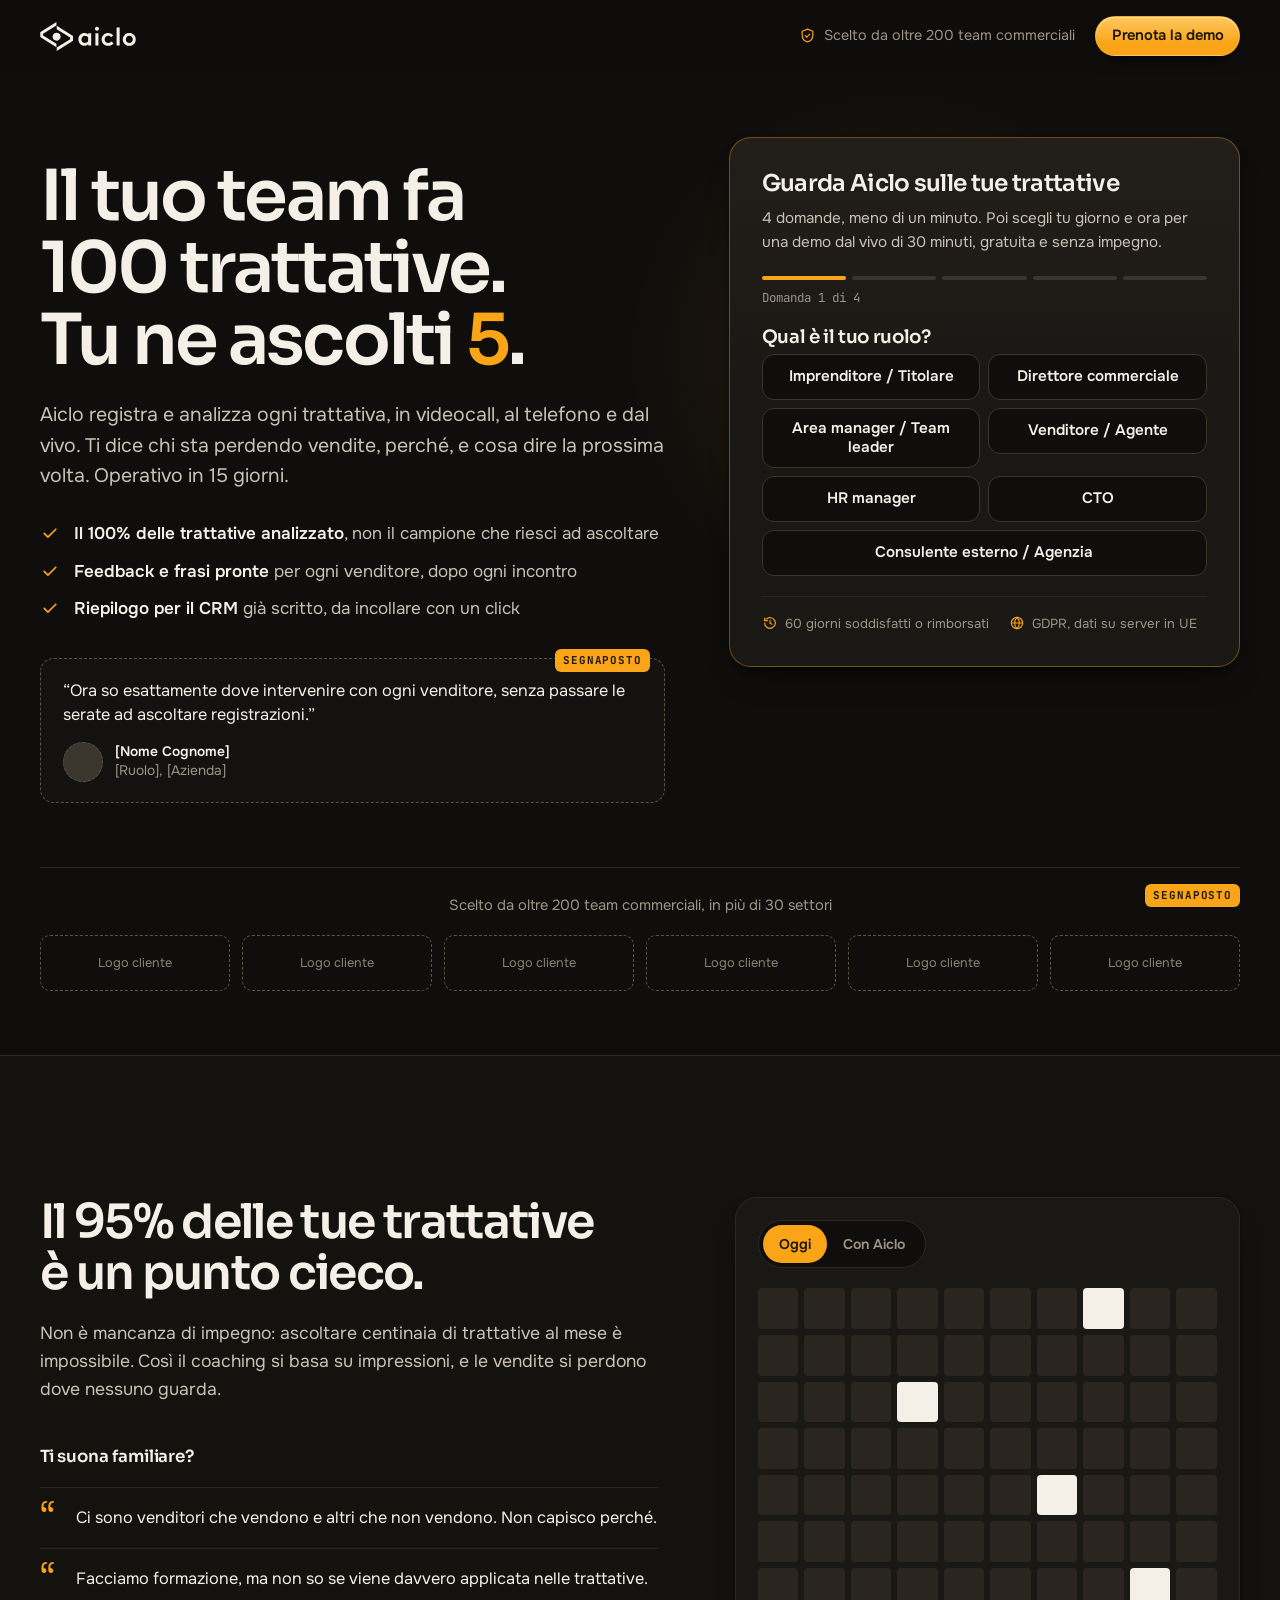
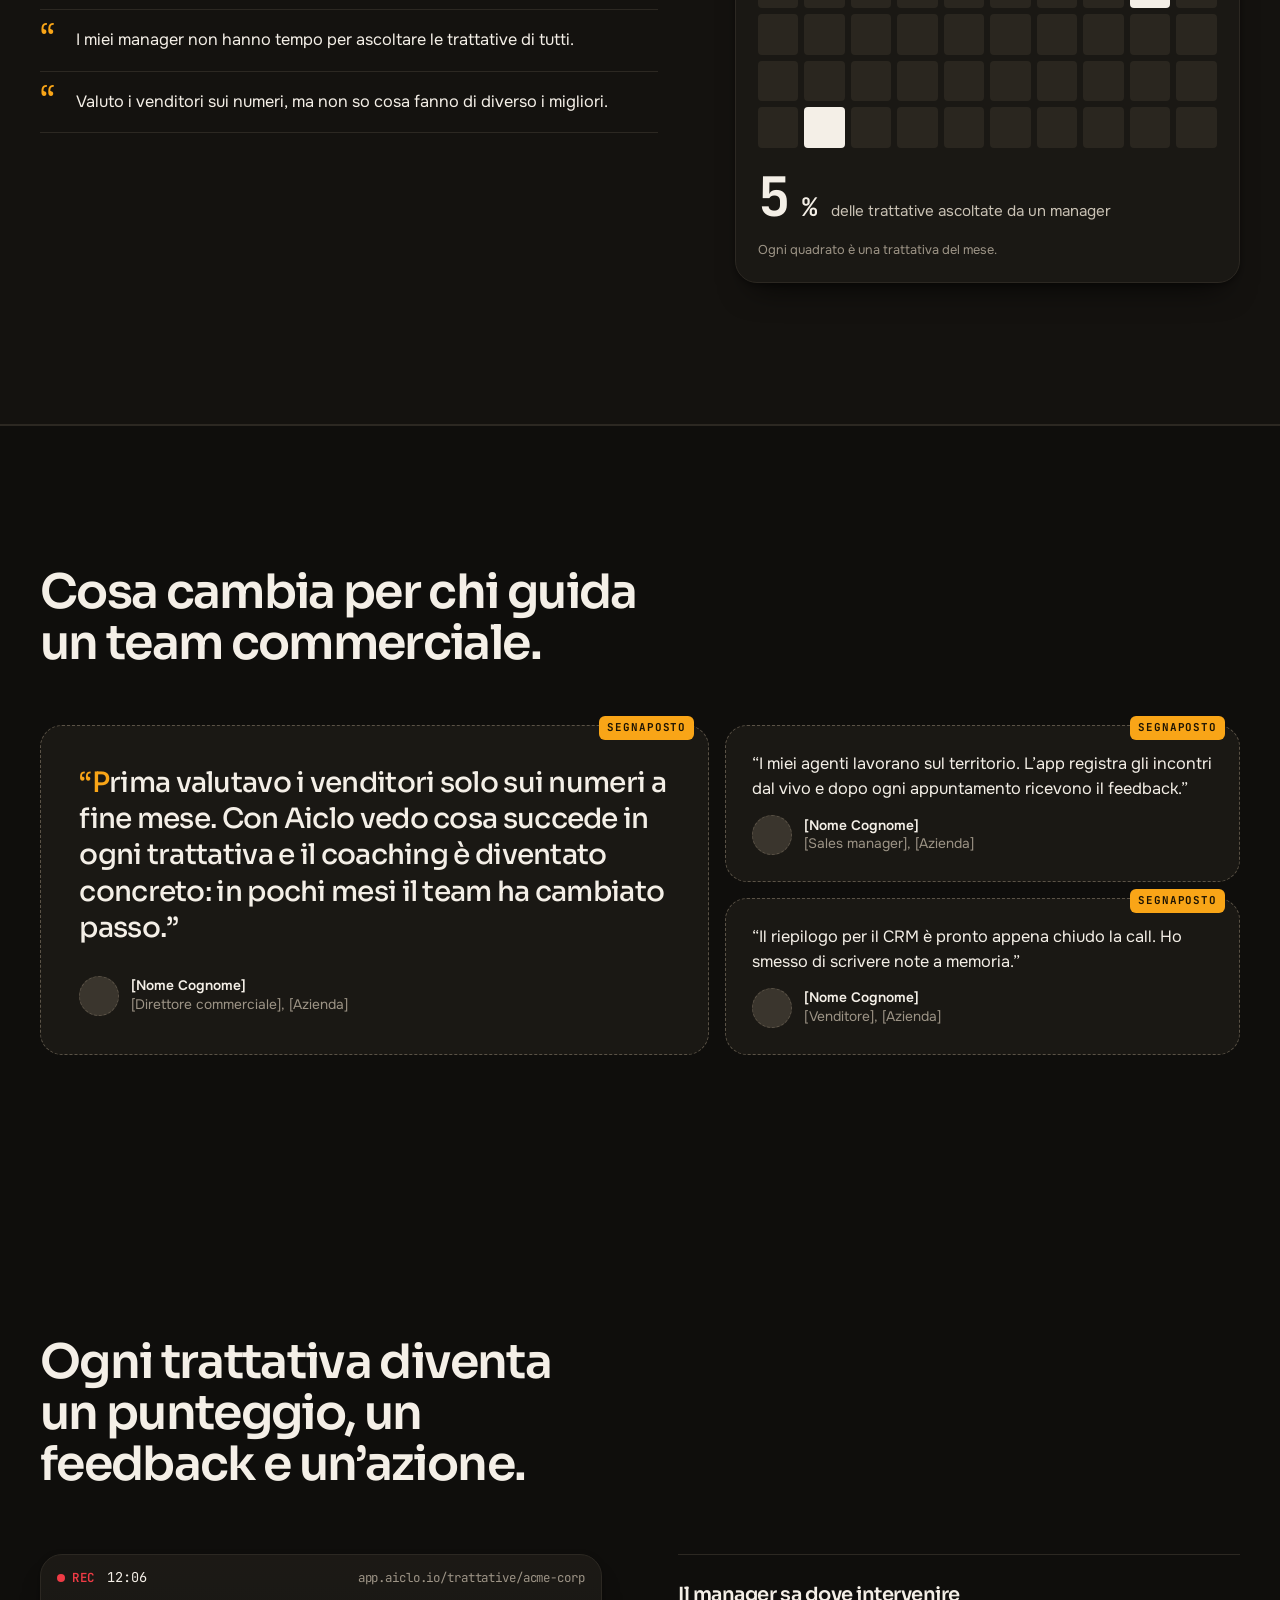
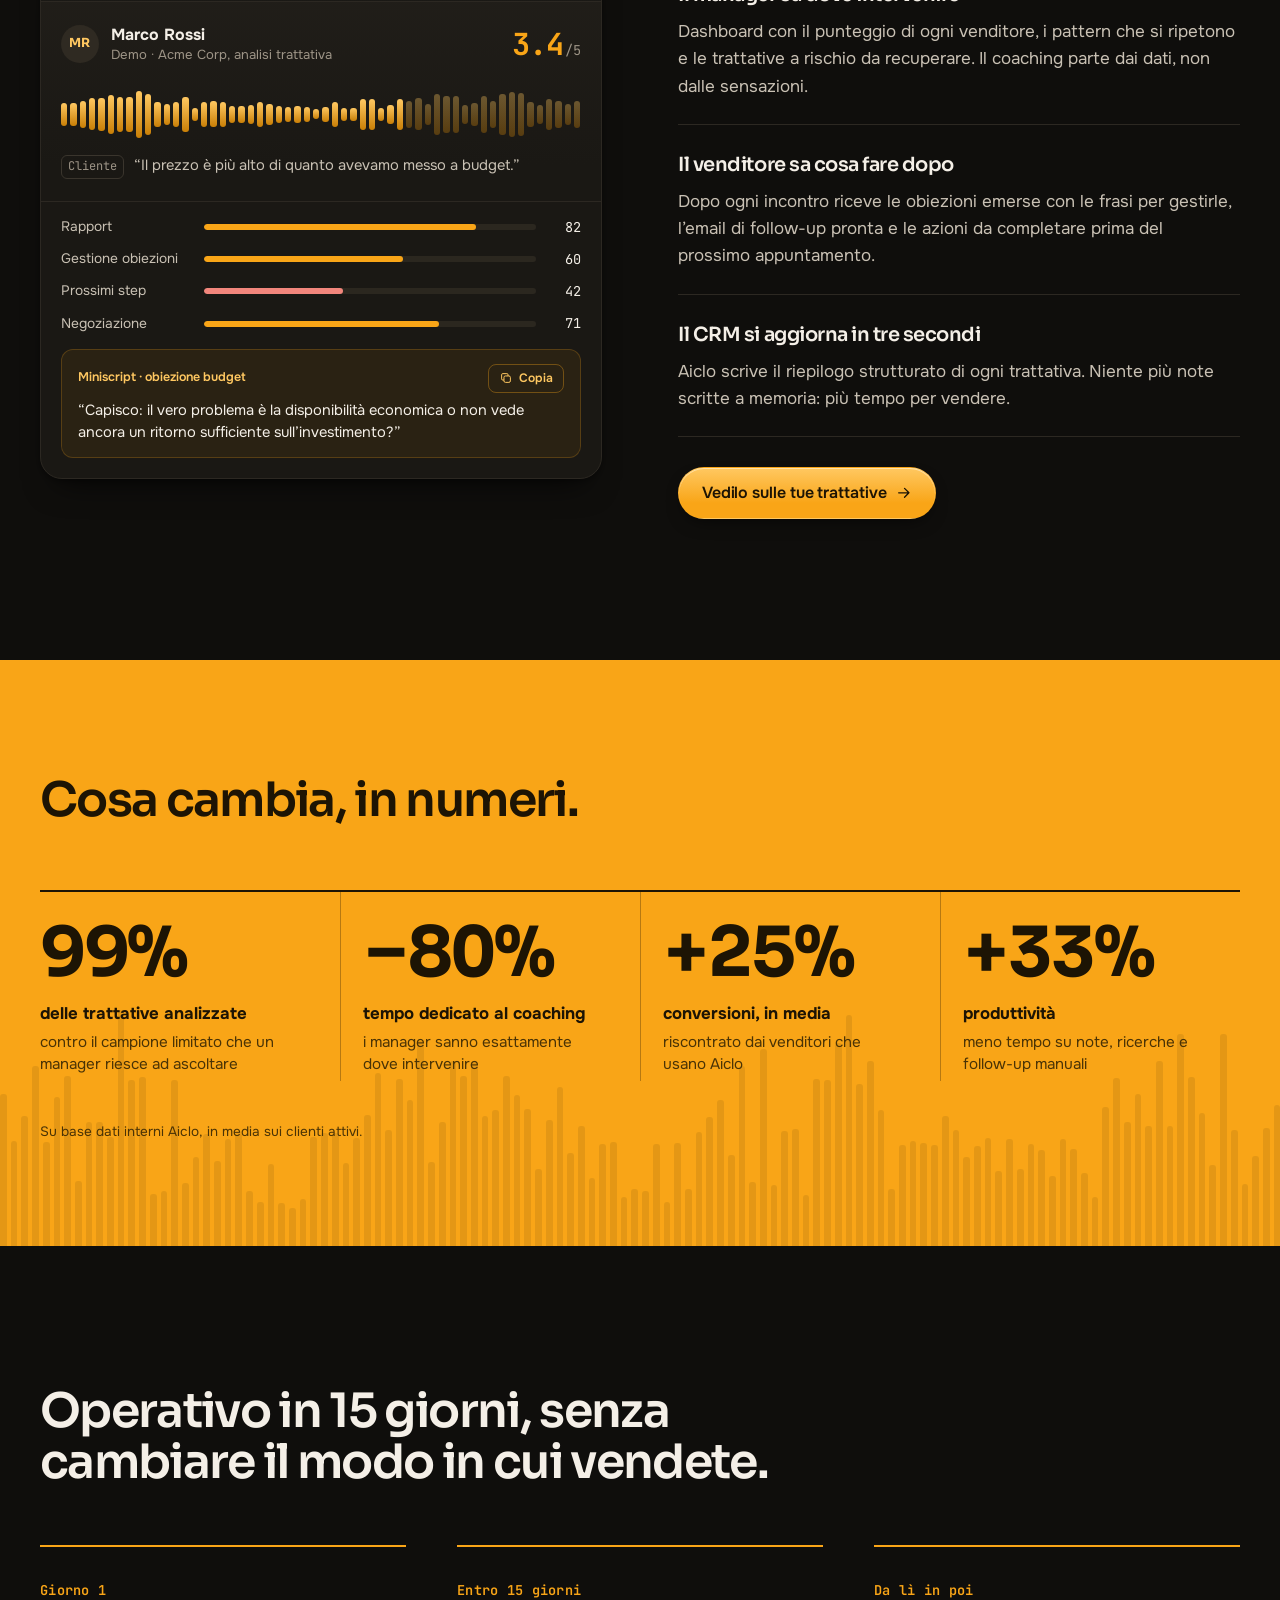
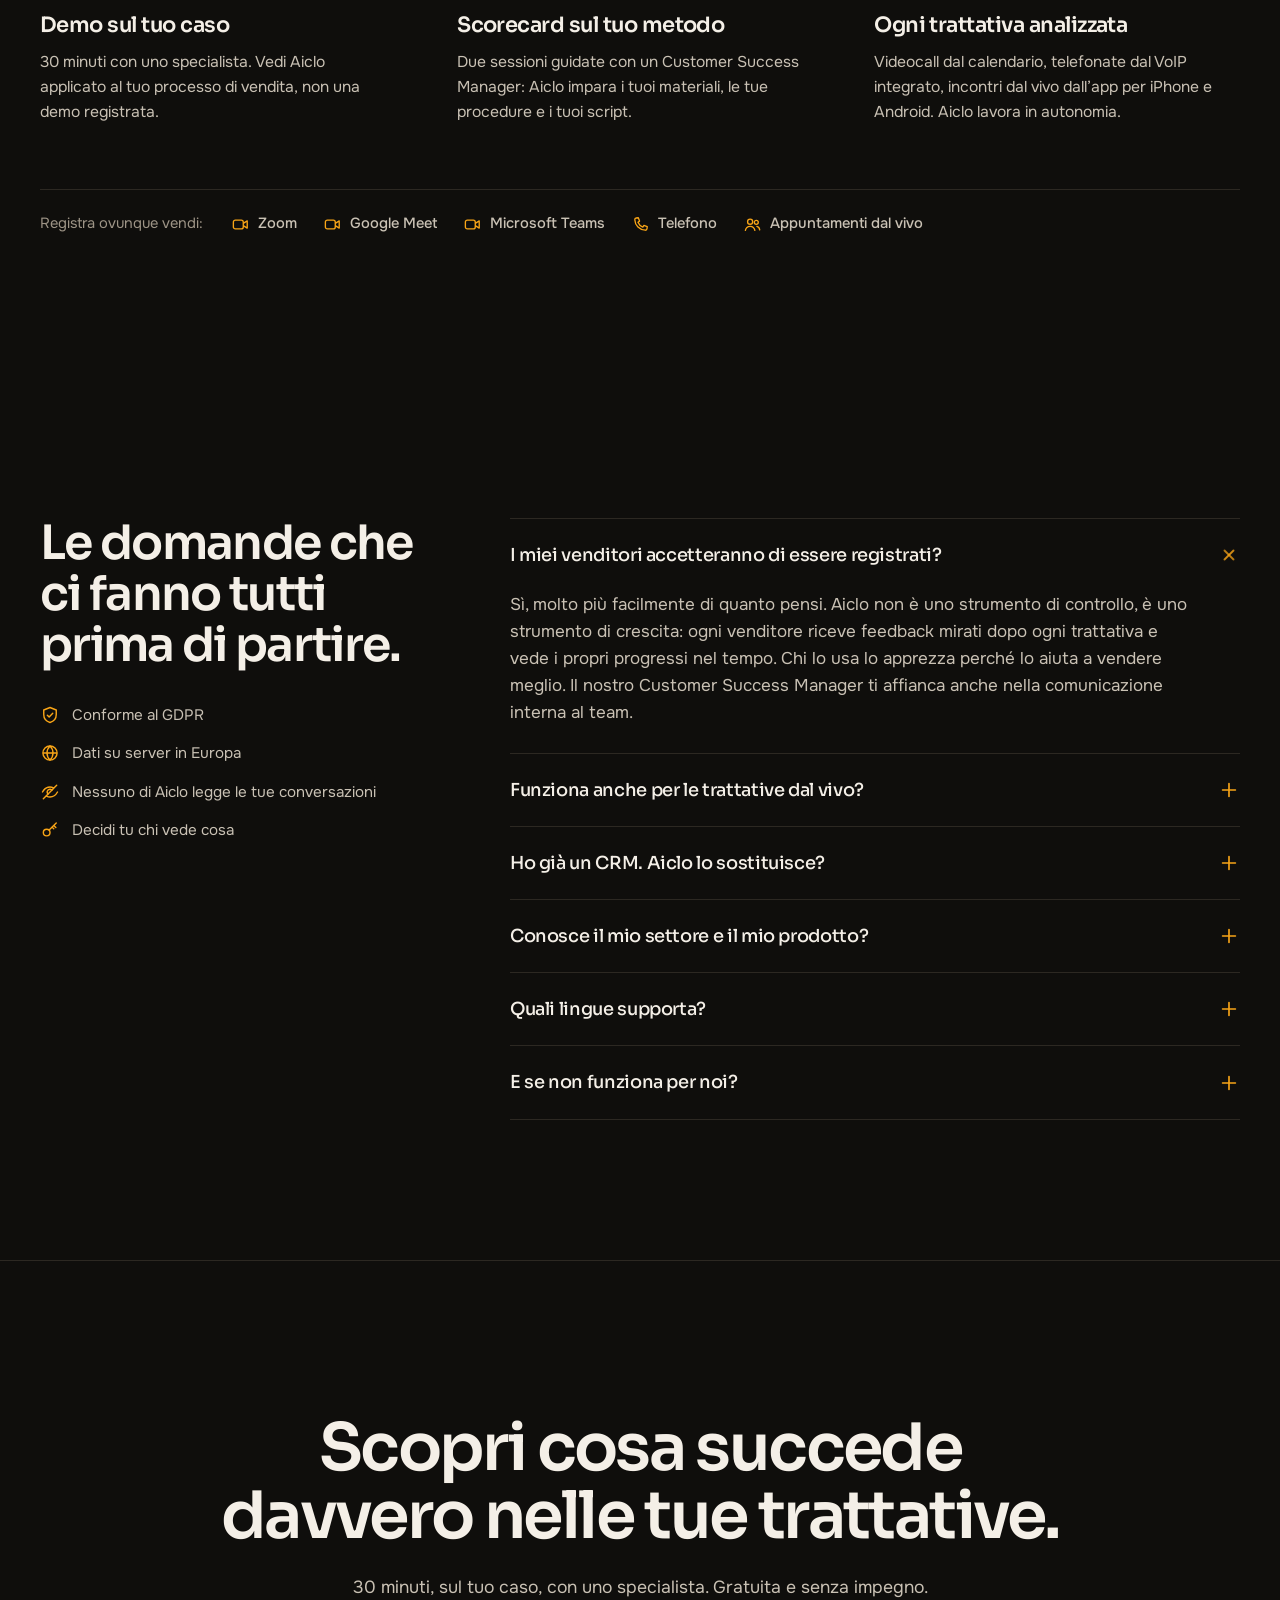
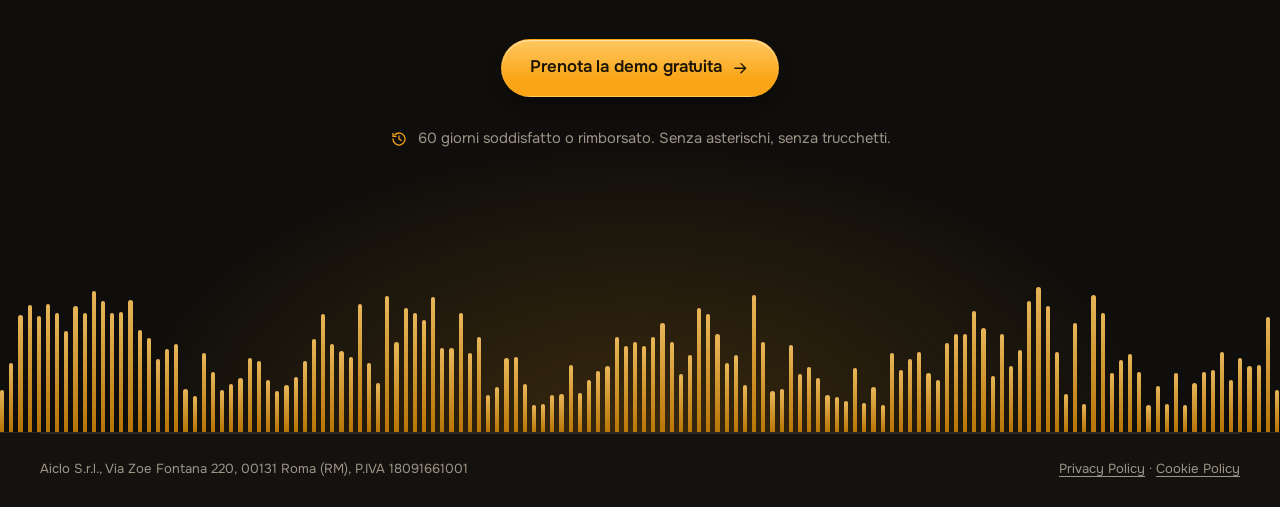
<file: demo.html>
<!doctype html>
<html lang="it">
<head>
  <meta charset="utf-8">
  <meta name="viewport" content="width=device-width, initial-scale=1">
  <title>Prenota la demo di Aiclo</title>
  <meta name="description" content="Il tuo team fa 100 trattative, tu ne ascolti 5. Aiclo analizza il 100% delle trattative, in call e dal vivo. Prenota una demo gratuita di 30 minuti sul tuo caso.">
  <meta name="robots" content="noindex, follow">
  <meta name="theme-color" content="#0F0E0C">
  <link rel="canonical" href="https://www.aiclo.io/">
  <link rel="icon" href="assets/favicon.png">
  <link rel="preload" href="fonts/sora.woff2" as="font" type="font/woff2" crossorigin>
  <link rel="preload" href="fonts/onest.woff2" as="font" type="font/woff2" crossorigin>
  <link rel="stylesheet" href="css/styles.css">
  <link rel="stylesheet" href="css/lp.css">
</head>
<body class="lp">
  <a class="skip" href="#demo-form">Vai al modulo per la demo</a>

  <svg width="0" height="0" class="sprite" aria-hidden="true">
    <symbol id="logo" viewBox="0 0 153.04 46.37">
      <path d="M61.22,27.86c0,2.63.84,4.94,2.51,6.87,1.9,2.19,4.38,3.31,7.38,3.31,2.05,0,3.88-.66,5.42-1.97l.41-.35v1.9h4.67v-19.57h-4.67v1.89l-.41-.33c-1.6-1.31-3.53-1.97-5.72-1.97-2.65,0-4.93.99-6.79,2.94-1.86,1.96-2.81,4.4-2.81,7.28ZM67.62,23.82c1.76-1.99,4.46-2.27,7.88-.75l1.24,1.68v6.16l-.04.06c-1.2,1.72-2.9,2.59-5.05,2.59-1.58,0-2.92-.55-3.97-1.63-1.05-1.08-1.58-2.45-1.58-4.08,0-1.55.51-2.9,1.51-4.04Z"/>
      <rect x="88.33" y="18.05" width="4.88" height="19.57"/>
      <path d="M90.77,7.5c-1.3,0-2.29.62-3.09,1.91-.39,1.51-.14,2.64.78,3.53.65.62,1.4.92,2.31.92,1.3,0,2.29-.62,3.09-1.91.39-1.51.14-2.64-.78-3.53-.65-.62-1.4-.92-2.31-.92Z"/>
      <path d="M108.93,33.57c-1.69,0-3.09-.55-4.17-1.62s-1.62-2.45-1.62-4.09.55-2.98,1.62-4.08c1.08-1.11,2.44-1.67,4.05-1.67,1.86,0,3.43.77,4.67,2.29l3.43-3.02c-.91-1.09-2.07-1.99-3.43-2.67-1.44-.71-3.01-1.07-4.67-1.07-2.98,0-5.51,1-7.52,2.97-2.01,1.97-3.03,4.41-3.03,7.25s1,5.27,2.99,7.23c1.98,1.96,4.51,2.95,7.52,2.95,3.62,0,6.57-1.42,8.75-4.21l-3.73-2.8c-.5.68-1.15,1.26-1.93,1.74-.88.53-1.86.8-2.92.8Z"/>
      <rect x="122.26" y="8.74" width="4.88" height="28.88"/>
      <path d="M150.05,20.61c-1.98-1.97-4.49-2.97-7.44-2.97s-5.46,1-7.44,2.97c-1.98,1.97-2.99,4.41-2.99,7.25s1,5.27,2.99,7.23c1.98,1.96,4.48,2.95,7.44,2.95s5.46-.99,7.44-2.95,2.99-4.39,2.99-7.23-1-5.28-2.99-7.25ZM146.6,31.92c-1.04,1.09-2.38,1.65-3.99,1.65s-2.95-.56-3.99-1.65c-1.03-1.09-1.56-2.46-1.56-4.06s.52-2.98,1.56-4.08c1.04-1.11,2.38-1.67,3.99-1.67s2.95.56,3.99,1.67c1.03,1.1,1.56,2.48,1.56,4.08s-.52,2.97-1.56,4.06Z"/>
      <polygon class="mark" points="26.05 0 0 16.28 0 24.03 26.05 40.31 26.05 34.84 4.64 21.46 4.64 18.85 26.05 5.47 26.05 5.16 26.05 0"/>
      <path class="mark-eye" d="M30.96,18.79c-6.8-5.22-14.55,2.53-9.33,9.33,6.8,5.22,14.55-2.53,9.33-9.33Z"/>
      <polygon class="mark" points="26.55 46.37 52.6 30.09 52.6 22.34 26.55 6.06 26.55 11.52 47.96 24.91 47.96 27.52 26.55 40.9 26.55 41.21 26.55 46.37"/>
    </symbol>
    <symbol id="i-check" viewBox="0 0 24 24"><path d="M5 12.5l4.5 4.5L19 7.5" fill="none" stroke="currentColor" stroke-width="2" stroke-linecap="round" stroke-linejoin="round"/></symbol>
    <symbol id="i-arrow" viewBox="0 0 24 24"><path d="M5 12h14M13 6l6 6-6 6" fill="none" stroke="currentColor" stroke-width="1.8" stroke-linecap="round" stroke-linejoin="round"/></symbol>
    <symbol id="i-play" viewBox="0 0 24 24"><path d="M8 5.5v13l11-6.5z" fill="currentColor"/></symbol>
    <symbol id="i-copy" viewBox="0 0 24 24"><rect x="8.5" y="8.5" width="11" height="11" rx="2.5" fill="none" stroke="currentColor" stroke-width="1.7"/><path d="M15.5 8.5V6.5a2 2 0 0 0-2-2h-7a2 2 0 0 0-2 2v7a2 2 0 0 0 2 2h2" fill="none" stroke="currentColor" stroke-width="1.7"/></symbol>
    <symbol id="i-shield" viewBox="0 0 24 24"><path d="M12 3l7.5 3v5.5c0 4.6-3.2 8.3-7.5 9.5-4.3-1.2-7.5-4.9-7.5-9.5V6z" fill="none" stroke="currentColor" stroke-width="1.7" stroke-linejoin="round"/><path d="M8.8 12.2l2.2 2.2 4.3-4.4" fill="none" stroke="currentColor" stroke-width="1.7" stroke-linecap="round" stroke-linejoin="round"/></symbol>
    <symbol id="i-refund" viewBox="0 0 24 24"><path d="M4 12a8 8 0 1 0 2.4-5.7" fill="none" stroke="currentColor" stroke-width="1.7" stroke-linecap="round"/><path d="M4 4.5v4h4" fill="none" stroke="currentColor" stroke-width="1.7" stroke-linecap="round" stroke-linejoin="round"/><path d="M12 8v4l2.8 1.8" fill="none" stroke="currentColor" stroke-width="1.7" stroke-linecap="round"/></symbol>
    <symbol id="i-video" viewBox="0 0 24 24"><rect x="3" y="6.5" width="12.5" height="11" rx="2.5" fill="none" stroke="currentColor" stroke-width="1.7"/><path d="M15.5 10.5l5-3v9l-5-3" fill="none" stroke="currentColor" stroke-width="1.7" stroke-linejoin="round"/></symbol>
    <symbol id="i-phone" viewBox="0 0 24 24"><path d="M6.6 3.8l2.6-.3 1.6 4.2-2 1.4a11 11 0 0 0 6.1 6.1l1.4-2 4.2 1.6-.3 2.6a2 2 0 0 1-2.1 1.8C10.6 18.8 5.2 13.4 4.8 5.9a2 2 0 0 1 1.8-2.1z" fill="none" stroke="currentColor" stroke-width="1.7" stroke-linejoin="round"/></symbol>
    <symbol id="i-people" viewBox="0 0 24 24"><circle cx="9" cy="8.5" r="3.2" fill="none" stroke="currentColor" stroke-width="1.7"/><path d="M3 19.5c.6-3.3 3-5.2 6-5.2s5.4 1.9 6 5.2" fill="none" stroke="currentColor" stroke-width="1.7" stroke-linecap="round"/><circle cx="16.8" cy="9.3" r="2.5" fill="none" stroke="currentColor" stroke-width="1.7"/><path d="M17.5 14.4c2 .4 3.3 2 3.6 4.4" fill="none" stroke="currentColor" stroke-width="1.7" stroke-linecap="round"/></symbol>
    <symbol id="i-eu" viewBox="0 0 24 24"><circle cx="12" cy="12" r="8.5" fill="none" stroke="currentColor" stroke-width="1.7"/><path d="M3.5 12h17M12 3.5c2.4 2.4 3.6 5.2 3.6 8.5s-1.2 6.1-3.6 8.5c-2.4-2.4-3.6-5.2-3.6-8.5S9.6 5.9 12 3.5z" fill="none" stroke="currentColor" stroke-width="1.7"/></symbol>
    <symbol id="i-eyeoff" viewBox="0 0 24 24"><path d="M3 12s3.3-6 9-6c1.6 0 3 .5 4.2 1.1M21 12s-3.3 6-9 6c-1.6 0-3-.5-4.2-1.1" fill="none" stroke="currentColor" stroke-width="1.7" stroke-linecap="round"/><path d="M4 20L20 4" fill="none" stroke="currentColor" stroke-width="1.7" stroke-linecap="round"/><path d="M9.6 14.4a3.4 3.4 0 0 1 4.8-4.8" fill="none" stroke="currentColor" stroke-width="1.7" stroke-linecap="round"/></symbol>
    <symbol id="i-key" viewBox="0 0 24 24"><circle cx="8" cy="15" r="4" fill="none" stroke="currentColor" stroke-width="1.7"/><path d="M11 12l8.5-8.5M16.5 6.5l2.5 2.5M14.5 8.5l2 2" fill="none" stroke="currentColor" stroke-width="1.7" stroke-linecap="round"/></symbol>
    <symbol id="i-plus" viewBox="0 0 24 24"><path d="M12 5v14M5 12h14" fill="none" stroke="currentColor" stroke-width="1.8" stroke-linecap="round"/></symbol>
    <symbol id="i-menu" viewBox="0 0 24 24"><path d="M4 8h16M4 16h16" fill="none" stroke="currentColor" stroke-width="1.8" stroke-linecap="round"/></symbol>
    <symbol id="i-up" viewBox="0 0 24 24"><path d="M6 15l6-6 6 6" fill="none" stroke="currentColor" stroke-width="2" stroke-linecap="round" stroke-linejoin="round"/></symbol>
    <symbol id="i-down" viewBox="0 0 24 24"><path d="M6 9l6 6 6-6" fill="none" stroke="currentColor" stroke-width="2" stroke-linecap="round" stroke-linejoin="round"/></symbol>
  </svg>

  <header class="site-header lp-header" data-header>
    <div class="wrap header-row">
      <span class="brand" aria-label="Aiclo">
        <svg class="logo" viewBox="0 0 153.04 46.37" aria-hidden="true"><use href="#logo"/></svg>
      </span>
      <p class="lp-header-proof"><svg aria-hidden="true"><use href="#i-shield"/></svg>Scelto da oltre 200 team commerciali</p>
      <a class="btn btn-primary btn-sm" href="#demo-form" data-focus-form>Prenota la demo</a>
    </div>
  </header>

  <main id="main">
    <!-- HERO + FORM -->
    <section class="lp-hero" aria-labelledby="lp-title">
      <div class="wrap lp-hero-grid">
        <div class="lp-hero-copy">
          <h1 id="lp-title" class="display lp-display">Il tuo team fa 100 trattative. Tu ne ascolti <span class="amber">5</span>.</h1>
          <p class="lede">Aiclo registra e analizza ogni trattativa, in videocall, al telefono e dal vivo. Ti dice chi sta perdendo vendite, perché, e cosa dire la prossima volta. Operativo in 15 giorni.</p>
          <ul class="checks lp-promises">
            <li><svg aria-hidden="true"><use href="#i-check"/></svg><span><b>Il 100% delle trattative analizzato</b>, non il campione che riesci ad ascoltare</span></li>
            <li><svg aria-hidden="true"><use href="#i-check"/></svg><span><b>Feedback e frasi pronte</b> per ogni venditore, dopo ogni incontro</span></li>
            <li><svg aria-hidden="true"><use href="#i-check"/></svg><span><b>Riepilogo per il CRM</b> già scritto, da incollare con un click</span></li>
          </ul>
          <figure class="lp-mini-quote is-placeholder">
            <span class="ph-tag">Segnaposto</span>
            <blockquote>“Ora so esattamente dove intervenire con ogni venditore, senza passare le serate ad ascoltare registrazioni.”</blockquote>
            <figcaption><span class="ph-avatar" aria-hidden="true"></span><span><b>[Nome Cognome]</b>[Ruolo], [Azienda]</span></figcaption>
          </figure>
        </div>

        <div class="lp-form-col">
          <form class="lp-form" id="demo-form" novalidate data-lead-form data-endpoint="/api/lead" data-booking-url="https://link.drewcompany.it/widget/booking/oLZfpZWkchcv6qRvhNVk" data-out-of-target-roles='["HR Manager","CTO","Consulente Esterno/Agenzia","Venditore/Agente"]' data-out-of-target-sizes="[]" aria-labelledby="form-title">
            <div class="lp-form-head">
              <h2 id="form-title">Guarda Aiclo sulle tue trattative</h2>
              <p>4 domande, meno di un minuto. Poi scegli tu giorno e ora per una demo dal vivo di 30 minuti, gratuita e senza impegno.</p>
            </div>

            <div class="lp-progress" aria-hidden="true"><i data-progress="1" class="is-current"></i><i data-progress="2"></i><i data-progress="3"></i><i data-progress="4"></i><i data-progress="5"></i></div>
            <p class="lp-progress-label"><span data-progress-label>Domanda 1 di 4</span></p>

            <fieldset class="lp-step" data-step="1">
              <legend class="lp-q">Qual è il tuo ruolo?</legend>
              <div class="chips chips-2" data-auto>
                <label class="chip"><input type="radio" name="role" value="Imprenditore: Ho un'azienda"><span>Imprenditore / Titolare</span></label>
                <label class="chip"><input type="radio" name="role" value="Direttore Commerciale: Gestisco un intero Reparto Vendite"><span>Direttore commerciale</span></label>
                <label class="chip"><input type="radio" name="role" value="Area Manager/Team Leader"><span>Area manager / Team leader</span></label>
                <label class="chip"><input type="radio" name="role" value="Venditore/Agente"><span>Venditore / Agente</span></label>
                <label class="chip"><input type="radio" name="role" value="HR Manager"><span>HR manager</span></label>
                <label class="chip"><input type="radio" name="role" value="CTO"><span>CTO</span></label>
                <label class="chip chip-wide"><input type="radio" name="role" value="Consulente Esterno/Agenzia"><span>Consulente esterno / Agenzia</span></label>
              </div>
            </fieldset>

            <fieldset class="lp-step" data-step="2" hidden>
              <legend class="lp-q">Da quanti venditori è composto il tuo team?</legend>
              <div class="chips" data-auto>
                <label class="chip"><input type="radio" name="team_size" value="1-5"><span>1–5</span></label>
                <label class="chip"><input type="radio" name="team_size" value="6-15"><span>6–15</span></label>
                <label class="chip"><input type="radio" name="team_size" value="16-50"><span>16–50</span></label>
                <label class="chip"><input type="radio" name="team_size" value="50+"><span>50+</span></label>
              </div>
              <button class="lp-back-link" type="button" data-back>Indietro</button>
            </fieldset>

            <fieldset class="lp-step" data-step="3" hidden>
              <legend class="lp-q">Come vende principalmente il tuo team?</legend>
              <div class="chips chips-3" data-auto>
                <label class="chip"><input type="radio" name="channel" value="in presenza"><span><svg aria-hidden="true"><use href="#i-people"/></svg>In presenza</span></label>
                <label class="chip"><input type="radio" name="channel" value="in videocall"><span><svg aria-hidden="true"><use href="#i-video"/></svg>In videocall</span></label>
                <label class="chip"><input type="radio" name="channel" value="al telefono"><span><svg aria-hidden="true"><use href="#i-phone"/></svg>Al telefono</span></label>
              </div>
              <button class="lp-back-link" type="button" data-back>Indietro</button>
            </fieldset>

            <fieldset class="lp-step" data-step="4" hidden>
              <legend class="lp-q">Dove ti mandiamo l’invito alla demo?</legend>
              <p class="lp-fit" data-fit></p>
              <div class="field-row field-row-keep">
                <div class="field">
                  <label for="f-first">Nome</label>
                  <input id="f-first" name="first_name" type="text" autocomplete="given-name" required>
                  <p class="field-error" hidden></p>
                </div>
                <div class="field">
                  <label for="f-last">Cognome</label>
                  <input id="f-last" name="last_name" type="text" autocomplete="family-name" required>
                  <p class="field-error" hidden></p>
                </div>
              </div>
              <div class="field">
                <label for="f-email">Email aziendale</label>
                <input id="f-email" name="email" type="email" autocomplete="email" inputmode="email" placeholder="nome@azienda.it" required>
                <p class="field-error" id="f-email-err" hidden></p>
              </div>
              <div class="field-row">
                <div class="field">
                  <label for="f-phone">Telefono</label>
                  <input id="f-phone" name="phone" type="tel" autocomplete="tel" inputmode="tel" placeholder="+39 333 1234567" required>
                  <p class="field-error" hidden></p>
                </div>
                <div class="field">
                  <label for="f-company">Azienda</label>
                  <input id="f-company" name="company" type="text" autocomplete="organization" required>
                  <p class="field-error" hidden></p>
                </div>
              </div>
              <label class="consent" for="f-privacy">
                <input id="f-privacy" name="privacy" type="checkbox" required>
                <span>Acconsento al trattamento dei miei dati personali ai sensi del Regolamento (UE) 2016/679 (GDPR) per le finalità indicate nella <a href="https://www.aiclo.io/privacy-policy" target="_blank" rel="noopener">Privacy Policy</a>.</span>
              </label>
              <p class="field-error" id="f-privacy-err" hidden></p>
              <div class="lp-step-actions">
                <button class="btn btn-ghost btn-back" type="button" data-back>Indietro</button>
                <button class="btn btn-primary btn-block" type="submit" data-submit><span>Richiedi la demo gratuita</span> <svg aria-hidden="true"><use href="#i-arrow"/></svg></button>
              </div>
              <p class="form-error" role="alert" data-form-error hidden></p>
            </fieldset>

            <div class="lp-step lp-booking" data-booking hidden tabindex="-1">
              <h3>Ultimo passo: scegli giorno e ora.</h3>
              <p class="lp-booking-sub">30 minuti con uno specialista. L’invito arriva a <strong data-success-email></strong>.</p>
              <div class="lp-cal" data-cal></div>
              <a class="link-arrow lp-cal-open" data-cal-link href="#" target="_blank" rel="noopener">Apri il calendario in una nuova scheda <svg aria-hidden="true"><use href="#i-arrow"/></svg></a>
            </div>

            <div class="lp-success" data-success hidden tabindex="-1">
              <span class="lp-success-icon"><svg aria-hidden="true"><use href="#i-check"/></svg></span>
              <h3>Grazie, richiesta ricevuta.</h3>
              <p>Il nostro team ti ricontatterà a breve all’indirizzo <strong data-success-email></strong>.</p>
            </div>

            <input type="text" name="company_website" class="hp" tabindex="-1" autocomplete="off" aria-hidden="true">

            <ul class="lp-form-foot">
              <li><svg aria-hidden="true"><use href="#i-refund"/></svg>60 giorni soddisfatti o rimborsati</li>
              <li><svg aria-hidden="true"><use href="#i-eu"/></svg>GDPR, dati su server in UE</li>
            </ul>
          </form>
        </div>
      </div>

      <div class="wrap lp-logos is-placeholder">
        <p>Scelto da oltre 200 team commerciali, in più di 30 settori</p>
        <ul>
          <li>Logo cliente</li><li>Logo cliente</li><li>Logo cliente</li><li>Logo cliente</li><li>Logo cliente</li><li>Logo cliente</li>
        </ul>
        <span class="ph-tag">Segnaposto</span>
      </div>
    </section>

    <!-- PROBLEMA -->
    <section class="section problem" aria-labelledby="problem-title">
      <div class="wrap problem-grid">
        <div class="problem-copy">
          <h2 id="problem-title" class="h2">Il 95% delle tue trattative è un punto cieco.</h2>
          <p class="body-lg">Non è mancanza di impegno: ascoltare centinaia di trattative al mese è impossibile. Così il coaching si basa su impressioni, e le vendite si perdono dove nessuno guarda.</p>
          <h3 class="lp-h3">Ti suona familiare?</h3>
          <ul class="quotes">
            <li>Ci sono venditori che vendono e altri che non vendono. Non capisco perché.</li>
            <li>Facciamo formazione, ma non so se viene davvero applicata nelle trattative.</li>
            <li>I miei manager non hanno tempo per ascoltare le trattative di tutti.</li>
            <li>Valuto i venditori sui numeri, ma non so cosa fanno di diverso i migliori.</li>
          </ul>
        </div>

        <div class="coverage" data-coverage data-state="today">
          <div class="seg" role="group" aria-label="Copertura delle trattative">
            <button type="button" aria-pressed="true" data-set="today">Oggi</button>
            <button type="button" aria-pressed="false" data-set="aiclo">Con Aiclo</button>
          </div>
          <div class="grid100" data-grid aria-hidden="true"></div>
          <p class="coverage-read" aria-live="polite">
            <span class="mono big" data-cov-num>5</span><span class="mono pct">%</span>
            <span class="coverage-label" data-cov-label>delle trattative ascoltate da un manager</span>
          </p>
          <p class="fineprint">Ogni quadrato è una trattativa del mese.</p>
        </div>
      </div>
    </section>

    <!-- TESTIMONIANZE -->
    <section class="section lp-testi" aria-labelledby="testi-title">
      <div class="wrap">
        <h2 id="testi-title" class="h2 narrow">Cosa cambia per chi guida un team commerciale.</h2>
        <div class="lp-testi-grid">
          <figure class="lp-quote lp-quote-lead is-placeholder">
            <span class="ph-tag">Segnaposto</span>
            <blockquote>“Prima valutavo i venditori solo sui numeri a fine mese. Con Aiclo vedo cosa succede in ogni trattativa e il coaching è diventato concreto: in pochi mesi il team ha cambiato passo.”</blockquote>
            <figcaption><span class="ph-avatar" aria-hidden="true"></span><span><b>[Nome Cognome]</b>[Direttore commerciale], [Azienda]</span></figcaption>
          </figure>
          <figure class="lp-quote is-placeholder">
            <span class="ph-tag">Segnaposto</span>
            <blockquote>“I miei agenti lavorano sul territorio. L’app registra gli incontri dal vivo e dopo ogni appuntamento ricevono il feedback.”</blockquote>
            <figcaption><span class="ph-avatar" aria-hidden="true"></span><span><b>[Nome Cognome]</b>[Sales manager], [Azienda]</span></figcaption>
          </figure>
          <figure class="lp-quote is-placeholder">
            <span class="ph-tag">Segnaposto</span>
            <blockquote>“Il riepilogo per il CRM è pronto appena chiudo la call. Ho smesso di scrivere note a memoria.”</blockquote>
            <figcaption><span class="ph-avatar" aria-hidden="true"></span><span><b>[Nome Cognome]</b>[Venditore], [Azienda]</span></figcaption>
          </figure>
        </div>
      </div>
    </section>

    <!-- COSA OTTIENI -->
    <section class="section lp-outcome" aria-labelledby="out-title">
      <div class="wrap">
        <h2 id="out-title" class="h2 narrow">Ogni trattativa diventa un punteggio, un feedback e un’azione.</h2>
        <div class="feature-grid lp-outcome-grid">
          <figure class="panel session" aria-label="Esempio di analisi di una trattativa (dati dimostrativi)">
            <div class="chrome">
              <span class="rec"><i></i>REC</span>
              <span class="mono timer" data-timer>12:04</span>
              <span class="mono url">app.aiclo.io/trattative/acme-corp</span>
            </div>
            <div class="session-head">
              <span class="avatar">MR</span>
              <div>
                <strong>Marco Rossi</strong>
                <span class="muted">Demo · Acme Corp, analisi trattativa</span>
              </div>
              <div class="score"><span class="mono">3.4</span><small>/5</small></div>
            </div>
            <div class="wave" data-wave="56" aria-hidden="true"></div>
            <p class="transcript"><span class="who">Cliente</span><span data-transcript>“Il prezzo è più alto di quanto avevamo messo a budget.”</span></p>
            <ul class="dims">
              <li><span>Rapport</span><b class="bar"><i style="--v:.82"></i></b><span class="mono">82</span></li>
              <li><span>Gestione obiezioni</span><b class="bar"><i style="--v:.60"></i></b><span class="mono">60</span></li>
              <li><span>Prossimi step</span><b class="bar warn"><i style="--v:.42"></i></b><span class="mono">42</span></li>
              <li><span>Negoziazione</span><b class="bar"><i style="--v:.71"></i></b><span class="mono">71</span></li>
            </ul>
            <div class="miniscript">
              <div class="miniscript-head">
                <span>Miniscript · obiezione budget</span>
                <button class="copy" type="button" data-copy="Capisco: il vero problema è la disponibilità economica o non vede ancora un ritorno sufficiente sull’investimento?"><svg aria-hidden="true"><use href="#i-copy"/></svg><span>Copia</span></button>
              </div>
              <p>“Capisco: il vero problema è la disponibilità economica o non vede ancora un ritorno sufficiente sull’investimento?”</p>
            </div>
          </figure>

          <div class="lp-roles">
            <article>
              <h3>Il manager sa dove intervenire</h3>
              <p>Dashboard con il punteggio di ogni venditore, i pattern che si ripetono e le trattative a rischio da recuperare. Il coaching parte dai dati, non dalle sensazioni.</p>
            </article>
            <article>
              <h3>Il venditore sa cosa fare dopo</h3>
              <p>Dopo ogni incontro riceve le obiezioni emerse con le frasi per gestirle, l’email di follow-up pronta e le azioni da completare prima del prossimo appuntamento.</p>
            </article>
            <article>
              <h3>Il CRM si aggiorna in tre secondi</h3>
              <p>Aiclo scrive il riepilogo strutturato di ogni trattativa. Niente più note scritte a memoria: più tempo per vendere.</p>
            </article>
            <a class="btn btn-primary" href="#demo-form" data-focus-form>Vedilo sulle tue trattative <svg aria-hidden="true"><use href="#i-arrow"/></svg></a>
          </div>
        </div>
      </div>
    </section>

    <!-- RISULTATI -->
    <section class="results" aria-labelledby="res-title">
      <div class="wave wave-band" data-wave="120" aria-hidden="true"></div>
      <div class="wrap">
        <h2 id="res-title" class="h2">Cosa cambia, in numeri.</h2>
        <dl class="results-ledger">
          <div><dd><span data-count="100">100</span>%</dd><dt>delle trattative analizzate</dt><p>contro il campione limitato che un manager riesce ad ascoltare</p></div>
          <div><dd>−<span data-count="80">80</span>%</dd><dt>tempo dedicato al coaching</dt><p>i manager sanno esattamente dove intervenire</p></div>
          <div><dd>+<span data-count="25">25</span>%</dd><dt>conversioni, in media</dt><p>riscontrato dai venditori che usano Aiclo</p></div>
          <div><dd>+<span data-count="33">33</span>%</dd><dt>produttività</dt><p>meno tempo su note, ricerche e follow-up manuali</p></div>
        </dl>
        <p class="results-note">Su base dati interni Aiclo, in media sui clienti attivi.</p>
      </div>
    </section>

    <!-- COME SI PARTE -->
    <section class="section how" aria-labelledby="how-title">
      <div class="wrap">
        <h2 id="how-title" class="h2 narrow">Operativo in 15 giorni, senza cambiare il modo in cui vendete.</h2>
        <ol class="steps">
          <li>
            <span class="step-n mono">Giorno 1</span>
            <h3>Demo sul tuo caso</h3>
            <p>30 minuti con uno specialista. Vedi Aiclo applicato al tuo processo di vendita, non una demo registrata.</p>
          </li>
          <li>
            <span class="step-n mono">Entro 15 giorni</span>
            <h3>Scorecard sul tuo metodo</h3>
            <p>Due sessioni guidate con un Customer Success Manager: Aiclo impara i tuoi materiali, le tue procedure e i tuoi script.</p>
          </li>
          <li>
            <span class="step-n mono">Da lì in poi</span>
            <h3>Ogni trattativa analizzata</h3>
            <p>Videocall dal calendario, telefonate dal VoIP integrato, incontri dal vivo dall’app per iPhone e Android. Aiclo lavora in autonomia.</p>
          </li>
        </ol>
        <div class="lp-channels">
          <p>Registra ovunque vendi:</p>
          <ul>
            <li><svg aria-hidden="true"><use href="#i-video"/></svg>Zoom</li>
            <li><svg aria-hidden="true"><use href="#i-video"/></svg>Google Meet</li>
            <li><svg aria-hidden="true"><use href="#i-video"/></svg>Microsoft Teams</li>
            <li><svg aria-hidden="true"><use href="#i-phone"/></svg>Telefono</li>
            <li><svg aria-hidden="true"><use href="#i-people"/></svg>Appuntamenti dal vivo</li>
          </ul>
        </div>
      </div>
    </section>

    <!-- OBIEZIONI -->
    <section class="section faq lp-faq" aria-labelledby="faq-title">
      <div class="wrap faq-grid">
        <div>
          <h2 id="faq-title" class="h2">Le domande che ci fanno tutti prima di partire.</h2>
          <ul class="lp-sec">
            <li><svg aria-hidden="true"><use href="#i-shield"/></svg>Conforme al GDPR</li>
            <li><svg aria-hidden="true"><use href="#i-eu"/></svg>Dati su server in Europa</li>
            <li><svg aria-hidden="true"><use href="#i-eyeoff"/></svg>Nessuno di Aiclo legge le tue conversazioni</li>
            <li><svg aria-hidden="true"><use href="#i-key"/></svg>Decidi tu chi vede cosa</li>
          </ul>
        </div>
        <div class="faq-list">
          <details open>
            <summary>I miei venditori accetteranno di essere registrati?<svg aria-hidden="true"><use href="#i-plus"/></svg></summary>
            <p>Sì, molto più facilmente di quanto pensi. Aiclo non è uno strumento di controllo, è uno strumento di crescita: ogni venditore riceve feedback mirati dopo ogni trattativa e vede i propri progressi nel tempo. Chi lo usa lo apprezza perché lo aiuta a vendere meglio. Il nostro Customer Success Manager ti affianca anche nella comunicazione interna al team.</p>
          </details>
          <details>
            <summary>Funziona anche per le trattative dal vivo?<svg aria-hidden="true"><use href="#i-plus"/></svg></summary>
            <p>Sì, ed è uno dei nostri punti di forza. Le videocall (Zoom, Google Meet, Microsoft Teams) si registrano in automatico dal calendario, le telefonate con il VoIP integrato e gli appuntamenti in presenza con l’app Aiclo per iPhone e Android. Funziona per reti di agenti sul territorio e team misti.</p>
          </details>
          <details>
            <summary>Ho già un CRM. Aiclo lo sostituisce?<svg aria-hidden="true"><use href="#i-plus"/></svg></summary>
            <p>No, lo completa. Il CRM ti dice in che fase sono le trattative; Aiclo ti dice cosa è successo dentro e perché alcune si chiudono e altre no. I riepiloghi di Aiclo si copiano nel CRM con un click.</p>
          </details>
          <details>
            <summary>Conosce il mio settore e il mio prodotto?<svg aria-hidden="true"><use href="#i-plus"/></svg></summary>
            <p>Aiclo usa i modelli AI più avanzati, come quelli di OpenAI e Claude, ed è stato testato su oltre 10.000 trattative in più di 30 settori. In onboarding lo addestriamo sui tuoi materiali, procedure e script, e continua a imparare dalle tue trattative.</p>
          </details>
          <details>
            <summary>Quali lingue supporta?<svg aria-hidden="true"><use href="#i-plus"/></svg></summary>
            <p>Trascrive, analizza e crea report in più di 100 lingue, italiano compreso. E non si spaventa per qualche parola in dialetto.</p>
          </details>
          <details>
            <summary>E se non funziona per noi?<svg aria-hidden="true"><use href="#i-plus"/></svg></summary>
            <p>Hai 60 giorni di garanzia soddisfatti o rimborsati. Senza asterischi.</p>
          </details>
        </div>
      </div>
    </section>

    <!-- CHIUSURA -->
    <section class="closing lp-closing" aria-labelledby="close-title" data-closing>
      <div class="wrap closing-inner">
        <h2 id="close-title" class="display-2">Scopri cosa succede davvero nelle tue trattative.</h2>
        <p class="body-lg">30 minuti, sul tuo caso, con uno specialista. Gratuita e senza impegno.</p>
        <div class="cta-row center">
          <a class="btn btn-primary btn-lg" href="#demo-form" data-focus-form>Prenota la demo gratuita <svg aria-hidden="true"><use href="#i-arrow"/></svg></a>
        </div>
        <p class="guarantee"><svg aria-hidden="true"><use href="#i-refund"/></svg>60 giorni soddisfatto o rimborsato. Senza asterischi, senza trucchetti.</p>
      </div>
      <div class="wave wave-close" data-wave="140" aria-hidden="true"></div>
    </section>
  </main>

  <footer class="site-footer lp-footer">
    <div class="wrap footer-legal">
      <p>Aiclo S.r.l., Via Zoe Fontana 220, 00131 Roma (RM), P.IVA 18091661001</p>
      <p><a href="https://www.aiclo.io/privacy-policy">Privacy Policy</a> · <a href="https://www.aiclo.io/cookie-policy">Cookie Policy</a></p>
    </div>
  </footer>

  <div class="lp-sticky" data-sticky aria-hidden="true">
    <a class="btn btn-primary btn-block" href="#demo-form" data-focus-form tabindex="-1">Prenota la demo gratuita <svg aria-hidden="true"><use href="#i-arrow"/></svg></a>
  </div>

  <script src="js/main.js" defer></script>
  <script src="js/lp.js" defer></script>
</body>
</html>
</file>
<file: css/styles.css>
/* Aiclo landing: a recording being analysed. */

@font-face {
  font-family: "Sora";
  src: url("../fonts/sora.woff2") format("woff2");
  font-weight: 100 800;
  font-display: swap;
}
@font-face {
  font-family: "Onest";
  src: url("../fonts/onest.woff2") format("woff2");
  font-weight: 100 900;
  font-display: swap;
}
@font-face {
  font-family: "JetBrains Mono";
  src: url("../fonts/jetbrains-mono.woff2") format("woff2");
  font-weight: 100 800;
  font-display: swap;
}

:root {
  color-scheme: dark;

  --ground: #0f0e0c;
  --ground-2: #14120f;
  --panel: #1a1814;
  --panel-2: #221f1a;
  --line: #2c2822;
  --line-2: #3a352d;
  --ink: #f4efe7;
  --ink-2: #c9c1b4;
  --muted: #9d9486;

  --amber: #f9a517;
  --amber-hi: #ffc861;
  --amber-lo: #c97f06;
  --amber-ink: #1d1404;
  --amber-ink-2: #4a3306;
  --rec: #ef3b45;
  --good: #7bd1a0;
  --bad: #f2867c;

  --f-display: "Sora", "Onest", system-ui, sans-serif;
  --f-body: "Onest", system-ui, -apple-system, "Segoe UI", sans-serif;
  --f-mono: "JetBrains Mono", ui-monospace, "SFMono-Regular", Menlo, monospace;

  --gutter: clamp(16px, 4vw, 40px);
  --max: 1200px;
  --r-sm: 8px;
  --r: 14px;
  --r-lg: 22px;
  --section: clamp(88px, 11vw, 160px);
  --ease-out: cubic-bezier(.16, 1, .3, 1);

  --shadow-panel: 0 20px 32px -18px rgba(0, 0, 0, .75), 0 2px 6px rgba(0, 0, 0, .35);
}

*, *::before, *::after { box-sizing: border-box; }
html { -webkit-text-size-adjust: 100%; scroll-behavior: smooth; scroll-padding-top: 88px; }
body {
  margin: 0;
  background: var(--ground);
  color: var(--ink);
  font-family: var(--f-body);
  font-size: 17px;
  line-height: 1.6;
  font-feature-settings: "ss01";
  -webkit-font-smoothing: antialiased;
  text-rendering: optimizeLegibility;
  overflow-x: clip;
}
img { max-width: 100%; display: block; }
a { color: inherit; text-decoration-thickness: 1px; text-underline-offset: .22em; }
button { font: inherit; color: inherit; }
h1, h2, h3 { margin: 0; font-family: var(--f-display); font-weight: 600; text-wrap: balance; }
p { margin: 0; text-wrap: pretty; }
ul, ol { margin: 0; padding: 0; list-style: none; }
dl, dd, figure, fieldset, blockquote { margin: 0; }
svg { width: 1em; height: 1em; flex: none; }
.sprite { position: absolute; }
[hidden] { display: none !important; }

::selection { background: var(--amber); color: var(--amber-ink); }
:focus-visible { outline: 2px solid var(--amber); outline-offset: 3px; border-radius: 6px; }
html { scrollbar-color: var(--line-2) var(--ground); }
::-webkit-scrollbar { width: 12px; }
::-webkit-scrollbar-track { background: var(--ground); }
::-webkit-scrollbar-thumb { background: var(--line-2); border-radius: 12px; border: 3px solid var(--ground); }
input { accent-color: var(--amber); caret-color: var(--amber); }

.sr { position: absolute; width: 1px; height: 1px; overflow: hidden; clip: rect(0 0 0 0); white-space: nowrap; }
.skip { position: absolute; left: 16px; top: -60px; z-index: 100; background: var(--amber); color: var(--amber-ink); padding: 10px 16px; border-radius: var(--r-sm); font-weight: 600; text-decoration: none; }
.skip:focus { top: 12px; }

.wrap { width: min(100% - 2 * var(--gutter), var(--max)); margin-inline: auto; }
.mono { font-family: var(--f-mono); font-variant-numeric: tabular-nums; letter-spacing: -.01em; }
.amber { color: var(--amber); }
.muted { color: var(--muted); }

/* Type scale */
.display { font-size: clamp(2.6rem, 1.4rem + 4.2vw, 4.6rem); line-height: 1.02; letter-spacing: -.04em; font-weight: 600; }
.display-2 { font-size: clamp(2.2rem, 1.2rem + 3.6vw, 4.2rem); line-height: 1.04; letter-spacing: -.04em; }
.h2 { font-size: clamp(1.9rem, 1.2rem + 2.2vw, 3rem); line-height: 1.08; letter-spacing: -.035em; }
.h2.narrow { max-width: 22ch; }
.lede { font-size: clamp(1.06rem, 1rem + .3vw, 1.22rem); color: var(--ink-2); max-width: 54ch; line-height: 1.55; }
.body-lg { font-size: 1.1rem; color: var(--ink-2); max-width: 56ch; }

/* Buttons */
.btn {
  --h: 52px;
  display: inline-flex; align-items: center; justify-content: center; gap: .55em;
  min-height: var(--h); padding: 0 1.4em;
  border-radius: 999px; border: 1px solid transparent;
  font-weight: 600; font-size: 1rem; letter-spacing: -.005em;
  text-decoration: none; cursor: pointer; white-space: nowrap;
  transition: transform .4s var(--ease-out), box-shadow .4s var(--ease-out), background-color .25s, border-color .25s, color .25s;
}
.btn svg { width: 1.1em; height: 1.1em; }
.btn-primary {
  background: linear-gradient(180deg, var(--amber-hi), var(--amber) 70%);
  color: var(--amber-ink);
  box-shadow: 0 8px 18px -8px rgba(0, 0, 0, .7), inset 0 1px 0 rgba(255, 255, 255, .45);
}
.btn-primary:hover { transform: translateY(-2px); box-shadow: 0 14px 26px -10px rgba(0, 0, 0, .8), inset 0 1px 0 rgba(255, 255, 255, .45); }
.btn-primary:active { transform: translateY(0); }
.btn-primary svg { transition: transform .4s var(--ease-out); }
.btn-primary:hover svg { transform: translateX(3px); }
.btn-ghost { border-color: var(--line-2); color: var(--ink); background: transparent; }
.btn-ghost:hover { border-color: var(--amber); color: var(--amber-hi); }
.btn-ghost svg { color: var(--amber); }
.btn-sm { --h: 40px; padding: 0 1.05em; font-size: .92rem; }
.btn-lg { --h: 58px; padding: 0 1.7em; font-size: 1.05rem; }
.link-quiet { text-decoration: none; color: var(--ink-2); font-weight: 500; font-size: .95rem; }
.link-quiet:hover { color: var(--ink); }
.link-arrow { display: inline-flex; align-items: center; gap: .45em; color: var(--amber); font-weight: 600; text-decoration: none; }
.link-arrow svg { transition: transform .4s var(--ease-out); }
.link-arrow:hover svg { transform: translateX(4px); }
.link-arrow:hover { color: var(--amber-hi); }

/* Header */
.site-header {
  position: sticky; top: 0; z-index: 50;
  background: rgba(15, 14, 12, .92);
  border-bottom: 1px solid transparent;
  transition: border-color .3s, background-color .3s;
}
.site-header.is-scrolled { border-bottom-color: var(--line); background: rgba(15, 14, 12, .97); }
.header-row { display: flex; align-items: center; gap: 28px; height: 72px; }
.brand { display: inline-flex; color: var(--ink); }
.brand .logo { width: 96px; height: 29px; }
.logo { fill: currentColor; }
.nav { display: flex; gap: 26px; margin-inline: auto; }
.nav a { text-decoration: none; color: var(--ink-2); font-size: .95rem; font-weight: 500; transition: color .2s; }
.nav a:hover { color: var(--ink); }
.nav .nav-login { display: none; }
.header-actions { display: flex; align-items: center; gap: 18px; }
.menu-toggle { display: none; width: 44px; height: 44px; border-radius: 12px; border: 1px solid var(--line-2); background: none; align-items: center; justify-content: center; cursor: pointer; }
.menu-toggle svg { width: 22px; height: 22px; }

/* Panels (product UI) */
.panel {
  background: linear-gradient(180deg, var(--panel-2), var(--panel) 40%);
  border: 1px solid var(--line);
  border-radius: var(--r-lg);
  box-shadow: var(--shadow-panel);
  overflow: hidden;
}
.chrome {
  display: flex; align-items: center; gap: 12px;
  padding: 12px 16px; border-bottom: 1px solid var(--line);
  font-size: .78rem; color: var(--muted);
  background: rgba(0, 0, 0, .18);
}
.chrome .url { margin-left: auto; overflow: hidden; text-overflow: ellipsis; white-space: nowrap; min-width: 0; }
.dots { display: inline-flex; gap: 6px; }
.dots i { width: 10px; height: 10px; border-radius: 50%; background: var(--line-2); }
.rec { display: inline-flex; align-items: center; gap: 7px; color: var(--rec); font-family: var(--f-mono); font-weight: 600; letter-spacing: .06em; }
.rec i { width: 8px; height: 8px; border-radius: 50%; background: var(--rec); animation: pulse 1.6s ease-in-out infinite; }
.timer { color: var(--ink); font-size: .85rem; }
@keyframes pulse { 50% { opacity: .25; } }

.panel-label { font-size: .78rem; color: var(--muted); font-weight: 500; letter-spacing: .01em; margin-bottom: 12px; padding: 0; }
.avatar {
  display: inline-grid; place-items: center; flex: none;
  width: 38px; height: 38px; border-radius: 50%;
  background: #2f2a22; color: var(--amber-hi);
  font-size: .78rem; font-weight: 700; letter-spacing: .02em;
  font-family: var(--f-display);
}
.session-head { display: flex; align-items: center; gap: 12px; padding: 18px 20px 6px; }
.session-head strong { display: block; font-size: 1rem; line-height: 1.3; }
.session-head .muted { font-size: .82rem; display: block; line-height: 1.35; }
.score { margin-left: auto; display: flex; align-items: baseline; gap: 2px; }
.score .mono { font-size: 1.9rem; font-weight: 700; color: var(--amber); letter-spacing: -.04em; }
.score small { color: var(--muted); font-size: .85rem; font-family: var(--f-mono); }

/* Waveform */
.wave { display: flex; align-items: center; gap: 3px; height: 56px; padding: 0 20px; }
.wave i {
  flex: 1 1 0; min-width: 2px; border-radius: 3px;
  height: calc(var(--h, .3) * 100%);
  background: linear-gradient(180deg, var(--amber-hi), var(--amber-lo));
  opacity: .35;
  transform-origin: center;
  transition: opacity .4s;
}
.wave i.on { opacity: 1; }
.session .wave { margin: 12px 0 6px; }
.is-playing .session .wave i { animation: bar 1.1s ease-in-out infinite alternate; animation-delay: calc(var(--d) * -1s); }
@keyframes bar { from { transform: scaleY(1); } to { transform: scaleY(.45); } }

.transcript { display: flex; gap: 10px; padding: 6px 20px 14px; font-size: .92rem; color: var(--ink-2); min-height: 3.6em; align-items: baseline; }
.transcript .who { font-family: var(--f-mono); font-size: .75rem; color: var(--muted); border: 1px solid var(--line-2); border-radius: 6px; padding: 1px 6px; flex: none; }
.transcript [data-transcript] { transition: opacity .35s; }

.dims { display: grid; gap: 10px; padding: 14px 20px; border-top: 1px solid var(--line); }
.dims li { display: grid; grid-template-columns: 9.5em 1fr 2.4em; align-items: center; gap: 12px; font-size: .86rem; color: var(--ink-2); }
.dims .mono { text-align: right; color: var(--ink); font-size: .85rem; }
.bar { display: block; height: 6px; border-radius: 6px; background: #2b271f; overflow: hidden; }
.bar i { display: block; height: 100%; width: calc(var(--v) * 100%); border-radius: inherit; background: var(--amber); transform-origin: left; transition: transform 1.4s var(--ease-out); }
.bar.warn i { background: var(--bad); }
.js .bar i { transform: scaleX(0); }
.js .in .bar i { transform: scaleX(1); }

.notes { display: grid; gap: 8px; padding: 0 20px 14px; }
.note { display: flex; gap: 10px; align-items: flex-start; font-size: .86rem; line-height: 1.45; padding: 10px 12px; border-radius: 10px; }
.note svg { width: 16px; height: 16px; margin-top: 2px; }
.note.good { background: rgba(123, 209, 160, .08); color: #cfeedd; }
.note.good svg { color: var(--good); }
.note.bad { background: rgba(242, 134, 124, .08); color: #f8d5d1; }
.note.bad svg { color: var(--bad); }
.note b { display: block; font-weight: 600; color: var(--ink); margin-bottom: 2px; }

.miniscript { margin: 0 20px 20px; padding: 14px 16px; border-radius: 12px; background: rgba(249, 165, 23, .07); border: 1px solid rgba(249, 165, 23, .22); }
.miniscript-head { display: flex; align-items: center; justify-content: space-between; gap: 10px; font-size: .78rem; color: var(--amber-hi); font-weight: 600; margin-bottom: 6px; }
.miniscript p { font-size: .92rem; color: var(--ink); line-height: 1.5; }
.copy { display: inline-flex; align-items: center; gap: 6px; border: 1px solid rgba(249, 165, 23, .35); background: none; color: var(--amber-hi); border-radius: 8px; padding: 4px 10px; font-size: .76rem; font-weight: 600; cursor: pointer; transition: background-color .2s; }
.copy:hover { background: rgba(249, 165, 23, .12); }
.copy svg { width: 14px; height: 14px; }

/* Hero */
.hero { padding: clamp(40px, 7vw, 96px) 0 0; position: relative; isolation: isolate; }
.hero::before {
  content: ""; position: absolute; z-index: -1; inset: -10% 0 auto 30%; height: 820px;
  background: radial-gradient(closest-side, rgba(249, 165, 23, .13), transparent 70%);
  pointer-events: none;
}
.hero-grid { display: grid; grid-template-columns: minmax(0, 1.05fr) minmax(0, .95fr); gap: clamp(32px, 5vw, 72px); align-items: center; }
.hero-copy .display { margin-bottom: 26px; }
.cta-row { display: flex; flex-wrap: wrap; gap: 12px; margin-top: 34px; }
.cta-row.center { justify-content: center; }
.assurances { display: flex; flex-wrap: wrap; gap: 10px 26px; margin-top: 28px; font-size: .9rem; color: var(--muted); }
.assurances li { display: flex; align-items: center; gap: 8px; }
.assurances svg { width: 18px; height: 18px; color: var(--amber); }
.session { position: relative; }

.ledger-wrap { margin-top: clamp(64px, 8vw, 112px); padding-bottom: clamp(48px, 6vw, 80px); }
.ledger { display: grid; grid-template-columns: repeat(4, 1fr); border-top: 1px solid var(--line); border-bottom: 1px solid var(--line); }
.ledger > div { padding: 26px 24px 24px; display: flex; flex-direction: column-reverse; gap: 4px; }
.ledger > div + div { border-left: 1px solid var(--line); }
.ledger dd { font-family: var(--f-display); font-size: clamp(1.7rem, 1.2rem + 1.4vw, 2.4rem); font-weight: 600; letter-spacing: -.04em; line-height: 1.1; font-variant-numeric: tabular-nums; }
.ledger dt { color: var(--muted); font-size: .92rem; }
.channels { display: flex; flex-wrap: wrap; align-items: center; gap: 14px 34px; padding-top: 26px; color: var(--muted); font-size: .92rem; }
.channels ul { display: flex; flex-wrap: wrap; gap: 10px 28px; }
.channels li { display: flex; align-items: center; gap: 8px; color: var(--ink-2); font-weight: 500; }
.channels svg { width: 19px; height: 19px; color: var(--amber); }

/* Sections */
.section { padding: var(--section) 0; }
.section .h2 + .body-lg { margin-top: 20px; }

/* Problem */
.problem { background: var(--ground-2); border-block: 1px solid var(--line); }
.problem-grid { display: grid; grid-template-columns: minmax(0, 1.1fr) minmax(0, .9fr); gap: clamp(40px, 6vw, 96px); align-items: start; }
.quotes { margin-top: 40px; display: grid; gap: 0; border-top: 1px solid var(--line); }
.quotes li { position: relative; padding: 18px 0 18px 36px; border-bottom: 1px solid var(--line); color: var(--ink); font-size: 1.02rem; line-height: 1.5; }
.quotes li::before { content: "“"; position: absolute; left: 0; top: 10px; font-family: var(--f-display); font-size: 2.2rem; line-height: 1; color: var(--amber); }

.coverage { position: sticky; top: 104px; background: var(--panel); border: 1px solid var(--line); border-radius: var(--r-lg); padding: 22px; box-shadow: var(--shadow-panel); }
.seg { display: inline-flex; padding: 4px; border-radius: 999px; background: var(--ground); border: 1px solid var(--line); margin-bottom: 20px; }
.seg button { border: 0; background: none; padding: 8px 16px; border-radius: 999px; font-size: .88rem; font-weight: 600; color: var(--muted); cursor: pointer; transition: background-color .3s, color .3s; }
.seg button[aria-pressed="true"] { background: var(--amber); color: var(--amber-ink); }
.seg button:not([aria-pressed="true"]):hover { color: var(--ink); }
.grid100 { display: grid; grid-template-columns: repeat(10, 1fr); gap: 6px; }
.grid100 i { aspect-ratio: 1; border-radius: 4px; background: #2a261f; transition: background-color .5s var(--ease-out), transform .5s var(--ease-out), box-shadow .5s; transition-delay: calc(var(--i) * 9ms); }
.grid100 i.heard { background: var(--ink); }
[data-state="aiclo"] .grid100 i { background: var(--amber); }
[data-state="aiclo"] .grid100 i.heard { background: var(--amber-hi); }
.coverage-read { display: flex; align-items: baseline; gap: 2px; margin-top: 22px; flex-wrap: wrap; }
.coverage-read .big { font-size: 3.4rem; font-weight: 700; letter-spacing: -.05em; line-height: 1; color: var(--ink); min-width: 1.3ch; }
[data-state="aiclo"] .coverage-read .big, [data-state="aiclo"] .coverage-read .pct { color: var(--amber); }
.coverage-read .pct { font-size: 1.6rem; font-weight: 600; margin-right: 12px; }
.coverage-label { color: var(--ink-2); font-size: .95rem; flex: 1 1 12em; }
.fineprint { margin-top: 12px; color: var(--muted); font-size: .8rem; }

/* How */
.steps { display: grid; grid-template-columns: repeat(3, 1fr); gap: clamp(24px, 4vw, 56px); margin-top: 56px; counter-reset: s; position: relative; }
.steps li { position: relative; padding-top: 30px; border-top: 1px solid var(--line-2); }
.steps li::before { content: ""; position: absolute; top: -1px; left: 0; height: 2px; width: 100%; background: var(--amber); transform: scaleX(0); transform-origin: left; transition: transform 1.2s var(--ease-out); transition-delay: calc(var(--n, 0) * .25s); }
.steps.in li::before, html:not(.js) .steps li::before { transform: none; }
.steps li:nth-child(2) { --n: 1; }
.steps li:nth-child(3) { --n: 2; }
.step-n { color: var(--amber); font-size: .85rem; font-weight: 600; }
.steps h3 { font-size: 1.32rem; letter-spacing: -.025em; margin: 10px 0 12px; line-height: 1.2; }
.steps p { color: var(--ink-2); font-size: .98rem; }

.dashboard { margin-top: clamp(56px, 7vw, 88px); }
.dash-body { display: grid; grid-template-columns: 1.5fr 1fr; }
.dash-team, .dash-act { padding: 24px; }
.dash-act { border-left: 1px solid var(--line); background: rgba(0, 0, 0, .12); display: grid; gap: 12px; align-content: start; }
.dash-act .panel-label { margin-bottom: 0; }
.team { display: grid; gap: 14px; }
.team li { display: grid; grid-template-columns: 38px 9em 1fr 4.2em; align-items: center; gap: 14px; font-size: .95rem; }
.team .val { display: inline-flex; align-items: center; justify-content: flex-end; gap: 4px; }
.team .val svg { width: 14px; height: 14px; }
.val.up svg { color: var(--good); }
.val.down { color: var(--bad); }
.val.flat span { color: var(--muted); }
.alert { display: grid; gap: 3px; padding: 14px 16px; border-radius: 12px; font-size: .9rem; line-height: 1.45; }
.alert strong { font-weight: 600; }
.alert span { color: var(--ink-2); }
.alert.risk { background: rgba(239, 59, 69, .1); border: 1px solid rgba(239, 59, 69, .28); }
.alert.risk strong { color: #ff8a8f; }
.alert.coach { background: rgba(249, 165, 23, .08); border: 1px solid rgba(249, 165, 23, .25); }
.alert.coach strong { color: var(--amber-hi); }

/* Audience split */
.audience { border-top: 1px solid var(--line); }
.split { display: grid; grid-template-columns: 1fr 1fr; margin-top: 56px; border-top: 1px solid var(--line); }
.split article { padding: 40px clamp(0px, 3vw, 48px) 8px 0; }
.split article + article { border-left: 1px solid var(--line); padding-left: clamp(24px, 4vw, 56px); padding-right: 0; }
.split h3 { font-size: 1.5rem; letter-spacing: -.03em; }
.split-lede { color: var(--ink-2); margin: 10px 0 26px; font-size: 1.05rem; }
.split .checks { margin-bottom: 30px; }

.checks { display: grid; gap: 14px; }
.checks li { display: grid; grid-template-columns: 22px 1fr; gap: 12px; color: var(--ink-2); line-height: 1.5; }
.checks svg { width: 20px; height: 20px; margin-top: 2px; color: var(--amber); }
.feature-copy .checks { margin-top: 32px; }

/* Results band (drenched amber) */
.results { background: var(--amber); color: var(--amber-ink); padding: clamp(72px, 9vw, 128px) 0 clamp(64px, 8vw, 104px); position: relative; overflow: hidden; }
.results .h2 { max-width: 16ch; }
.results .wrap { position: relative; }
.results-ledger { display: grid; grid-template-columns: repeat(4, 1fr); margin-top: clamp(40px, 5vw, 64px); border-top: 2px solid var(--amber-ink); }
.results-ledger > div { padding: 26px 22px 6px 0; display: flex; flex-direction: column; }
.results-ledger > div + div { padding-left: 22px; border-left: 1px solid rgba(29, 20, 4, .3); }
.results-ledger dd { order: 0; font-family: var(--f-display); font-weight: 700; font-size: clamp(2.8rem, 1.6rem + 3.4vw, 5rem); letter-spacing: -.05em; line-height: 1; font-variant-numeric: tabular-nums; }
.results-ledger dt { order: 1; font-weight: 700; font-size: 1.05rem; margin-top: 16px; line-height: 1.3; }
.results-ledger p { order: 2; font-size: .95rem; color: var(--amber-ink-2); margin-top: 6px; line-height: 1.45; }
.results-note { margin-top: 40px; font-size: .85rem; color: var(--amber-ink-2); }
.wave-band { position: absolute; inset: auto 0 0; height: 45%; padding: 0; gap: 4px; opacity: .09; pointer-events: none; align-items: flex-end; }
.wave-band i { border-radius: 3px 3px 0 0; }
.wave-band i { background: var(--amber-ink); opacity: 1; }

/* Feature grids */
.feature-grid { display: grid; grid-template-columns: minmax(0, 1fr) minmax(0, 1fr); gap: clamp(40px, 6vw, 96px); align-items: center; }
.feature-grid.reverse .feature-copy { order: 2; }
.aside { margin-top: 30px; padding-top: 22px; border-top: 1px solid var(--line); color: var(--ink); font-size: 1.02rem; max-width: 48ch; }

.feedback .session-head { padding-top: 20px; }
.fb-cols { display: grid; grid-template-columns: 1fr 1fr; gap: 10px; padding: 12px 20px 14px; }
.todo { border: 0; padding: 4px 20px 22px; margin: 0; display: grid; gap: 10px; min-width: 0; }
.todo label { display: flex; align-items: center; gap: 12px; padding: 11px 14px; border-radius: 10px; background: rgba(255, 255, 255, .03); border: 1px solid var(--line); font-size: .9rem; cursor: pointer; transition: border-color .2s, background-color .2s; }
.todo label:hover { border-color: var(--line-2); }
.todo input { appearance: none; width: 20px; height: 20px; border-radius: 6px; border: 1.5px solid var(--line-2); display: grid; place-items: center; margin: 0; flex: none; cursor: pointer; transition: background-color .2s, border-color .2s; }
.todo input::after { content: ""; width: 10px; height: 6px; border: 2px solid var(--amber-ink); border-top: 0; border-right: 0; transform: rotate(-45deg) translate(1px, -1px) scale(0); transition: transform .25s var(--ease-out); }
.todo input:checked { background: var(--amber); border-color: var(--amber); }
.todo input:checked::after { transform: rotate(-45deg) translate(1px, -1px) scale(1); }
.todo input:checked + span { color: var(--muted); text-decoration: line-through; text-decoration-color: var(--muted); }

.crm { background: var(--ground-2); border-block: 1px solid var(--line); }
.summary { position: relative; }
.summary-head { display: flex; align-items: center; justify-content: space-between; gap: 16px; padding: 20px 22px; border-bottom: 1px solid var(--line); }
.summary-head .panel-label { margin-bottom: 4px; }
.summary-head strong { font-size: 1.02rem; }
.summary-body { padding: 8px 22px 18px; }
.summary-body > div { display: grid; grid-template-columns: 8.5em 1fr; gap: 16px; padding: 13px 0; border-bottom: 1px dashed var(--line); font-size: .92rem; }
.summary-body > div:last-child { border-bottom: 0; }
.summary-body dt { color: var(--muted); font-family: var(--f-mono); font-size: .78rem; padding-top: 2px; }
.summary-body dd { color: var(--ink); }
.toast { position: absolute; right: 22px; bottom: 18px; background: var(--ink); color: var(--ground); font-size: .85rem; font-weight: 600; padding: 8px 14px; border-radius: 10px; opacity: 0; transform: translateY(8px); transition: opacity .3s, transform .4s var(--ease-out); pointer-events: none; }
.toast.show { opacity: 1; transform: none; }
.inline-stat { margin-top: 34px; display: flex; flex-wrap: wrap; align-items: baseline; gap: 4px 12px; color: var(--ink-2); }
.inline-stat .mono { font-size: 2.2rem; font-weight: 700; letter-spacing: -.05em; }
.inline-stat small { flex-basis: 100%; color: var(--muted); font-size: .8rem; }

.playlist .pl-head { padding: 22px 22px 18px; border-bottom: 1px solid var(--line); display: grid; gap: 2px; }
.playlist .pl-head .panel-label { margin-bottom: 4px; }
.playlist .pl-head strong { font-family: var(--f-display); font-size: 1.25rem; letter-spacing: -.02em; }
.playlist .pl-head .muted { font-size: .85rem; }
.tracks { padding: 8px 10px 12px; }
.tracks li { display: grid; grid-template-columns: 26px 1fr auto 3.6em; align-items: center; gap: 14px; padding: 13px 12px; border-radius: 10px; font-size: .92rem; }
.tracks li + li { border-top: 1px solid var(--line); }
.tracks li.playing { background: rgba(249, 165, 23, .08); border-top-color: transparent; }
.tracks li.playing + li { border-top-color: transparent; }
.t-n { color: var(--muted); font-size: .8rem; text-align: center; }
.t-title { font-weight: 500; min-width: 0; overflow: hidden; text-overflow: ellipsis; white-space: nowrap; }
.playing .t-title { color: var(--amber-hi); }
.t-who { color: var(--muted); font-size: .85rem; }
.t-len { color: var(--muted); font-size: .8rem; text-align: right; }
.eq { display: inline-flex; align-items: flex-end; gap: 2px; height: 14px; justify-content: center; }
.eq i { width: 3px; height: 100%; background: var(--amber); border-radius: 2px; animation: eq .9s ease-in-out infinite alternate; }
.eq i:nth-child(2) { animation-delay: -.3s; }
.eq i:nth-child(3) { animation-delay: -.6s; }
@keyframes eq { from { transform: scaleY(.3); } to { transform: scaleY(1); } }
.eq i { transform-origin: bottom; }
.pull { grid-column: 1 / -1; margin-top: clamp(24px, 4vw, 48px); padding-top: clamp(32px, 4vw, 48px); border-top: 1px solid var(--line); font-family: var(--f-display); font-weight: 500; font-size: clamp(1.5rem, 1rem + 1.8vw, 2.4rem); line-height: 1.3; letter-spacing: -.03em; max-width: 30ch; text-wrap: balance; }
.pull::before { content: "“"; color: var(--amber); }
.pull::after { content: "”"; color: var(--amber); }

/* App */
.app { background: var(--ground-2); border-block: 1px solid var(--line); overflow: hidden; }
.app-grid { display: grid; grid-template-columns: minmax(0, .8fr) minmax(0, 1.2fr); gap: clamp(40px, 7vw, 112px); align-items: center; }
.phone {
  width: min(100%, 330px); justify-self: center;
  padding: 10px; border-radius: 52px;
  background: linear-gradient(160deg, #3a352d, #16140f 40%, #2a261f);
  box-shadow: 0 30px 40px -24px rgba(0, 0, 0, .8), 0 0 0 1px #45403a inset;
  transform: rotate(-3deg);
}
.phone img { border-radius: 43px; width: 100%; height: auto; }
.stores { display: flex; gap: 12px; margin-top: 36px; flex-wrap: wrap; }
.stores a { display: block; border-radius: 9px; transition: transform .3s var(--ease-out); }
.stores a:hover { transform: translateY(-2px); }
.stores img { height: 44px; width: auto; }

/* Security */
.sec-grid { display: grid; grid-template-columns: minmax(0, 1fr) minmax(0, 1fr); gap: clamp(40px, 6vw, 96px); align-items: start; }
.sec-grid .link-arrow { margin-top: 30px; }
.sec-list { border-top: 1px solid var(--line); }
.sec-list li { display: grid; grid-template-columns: 44px 1fr; gap: 18px; padding: 22px 0; border-bottom: 1px solid var(--line); }
.sec-list svg { width: 26px; height: 26px; color: var(--amber); margin-top: 2px; }
.sec-list h3 { font-size: 1.12rem; letter-spacing: -.02em; margin-bottom: 4px; }
.sec-list p { color: var(--ink-2); font-size: .96rem; }

/* Closing */
.closing { position: relative; padding: clamp(96px, 12vw, 176px) 0 0; text-align: center; overflow: hidden; border-top: 1px solid var(--line); isolation: isolate; }
.closing::before { content: ""; position: absolute; inset: auto 0 0; height: 70%; z-index: -1; background: radial-gradient(60% 80% at 50% 100%, rgba(249, 165, 23, .18), transparent 70%); }
.closing-inner { display: grid; justify-items: center; }
.closing .display-2 { max-width: 20ch; }
.closing .body-lg { margin-top: 22px; }
.closing .cta-row { margin-top: 38px; }
.guarantee { display: inline-flex; align-items: center; gap: 10px; margin-top: 30px; color: var(--muted); font-size: .92rem; }
.guarantee svg { width: 18px; height: 18px; color: var(--amber); }
.wave-close { height: clamp(96px, 14vw, 180px); margin-top: clamp(56px, 8vw, 104px); padding: 0; gap: clamp(2px, .4vw, 5px); align-items: flex-end; }
.wave-close i { opacity: .9; border-radius: 4px 4px 0 0; transform-origin: bottom; }
.is-playing .wave-close i { animation: bar 1.4s ease-in-out infinite alternate; animation-delay: calc(var(--d) * -1s); }

/* FAQ */
.faq-grid { display: grid; grid-template-columns: minmax(0, .7fr) minmax(0, 1.3fr); gap: clamp(32px, 6vw, 96px); align-items: start; }
.faq-list { border-top: 1px solid var(--line); }
.faq-list details { border-bottom: 1px solid var(--line); }
.faq-list summary { list-style: none; cursor: pointer; display: flex; justify-content: space-between; align-items: center; gap: 24px; padding: 24px 0; font-family: var(--f-display); font-weight: 500; font-size: 1.12rem; letter-spacing: -.02em; line-height: 1.35; transition: color .2s; }
.faq-list summary::-webkit-details-marker { display: none; }
.faq-list summary:hover { color: var(--amber-hi); }
.faq-list summary svg { width: 22px; height: 22px; color: var(--amber); transition: transform .4s var(--ease-out); }
.faq-list details[open] summary svg { transform: rotate(45deg); }
.faq-list details p { padding: 0 48px 26px 0; color: var(--ink-2); max-width: 68ch; }

/* Footer */
.site-footer { border-top: 1px solid var(--line); padding: 64px 0 36px; background: var(--ground-2); font-size: .92rem; }
.footer-grid { display: grid; grid-template-columns: 2fr 1fr 1fr 1fr; gap: 32px; }
.footer-brand .logo { width: 110px; height: 34px; color: var(--ink); }
.footer-brand p { color: var(--muted); margin-top: 14px; max-width: 28ch; }
.site-footer nav { display: grid; gap: 10px; align-content: start; }
.site-footer h3 { font-family: var(--f-body); font-size: .85rem; font-weight: 600; color: var(--ink); margin-bottom: 4px; }
.site-footer nav a { color: var(--muted); text-decoration: none; }
.site-footer nav a:hover { color: var(--ink); }
.footer-legal { margin-top: 56px; padding-top: 24px; border-top: 1px solid var(--line); display: flex; flex-wrap: wrap; justify-content: space-between; gap: 8px 24px; color: var(--muted); font-size: .82rem; }

/* Reveal: content visible by default; JS opts in */
.js .reveal { opacity: 0; transform: translateY(18px); transition: opacity .9s var(--ease-out), transform .9s var(--ease-out); }
.js .reveal.in { opacity: 1; transform: none; }

/* Responsive */
@media (max-width: 1080px) {
  .nav { gap: 20px; }
  .nav a { font-size: .9rem; }
  .login { display: none; }
}
@media (max-width: 960px) {
  .menu-toggle { display: inline-flex; }
  .nav {
    position: absolute; top: 72px; left: 0; right: 0;
    flex-direction: column; gap: 0; padding: 8px var(--gutter) 20px;
    background: var(--ground); border-bottom: 1px solid var(--line);
    display: none;
  }
  .nav.open { display: flex; }
  .nav a { padding: 14px 0; font-size: 1.05rem; border-bottom: 1px solid var(--line); }
  .nav .nav-login { display: block; border-bottom: 0; }
  .header-actions { margin-left: auto; }
  .hero-grid, .problem-grid, .feature-grid, .app-grid, .sec-grid, .faq-grid { grid-template-columns: 1fr; }
  .feature-grid.reverse .feature-copy { order: 0; }
  .coverage { position: static; }
  .ledger { grid-template-columns: repeat(2, 1fr); }
  .ledger > div:nth-child(3) { border-left: 0; }
  .ledger > div:nth-child(n+3) { border-top: 1px solid var(--line); }
  .results-ledger { grid-template-columns: repeat(2, 1fr); }
  .results-ledger > div:nth-child(3) { padding-left: 0; border-left: 0; }
  .results-ledger > div:nth-child(n+3) { border-top: 1px solid rgba(29, 20, 4, .3); margin-top: 24px; }
  .steps { grid-template-columns: 1fr; gap: 36px; }
  .app-grid .phone { order: 2; }
  .footer-grid { grid-template-columns: 1fr 1fr 1fr; }
  .footer-brand { grid-column: 1 / -1; }
}
@media (max-width: 720px) {
  body { font-size: 16px; }
  .split { grid-template-columns: 1fr; }
  .split article, .split article + article { padding: 32px 0 24px; border-left: 0; }
  .split article + article { border-top: 1px solid var(--line); }
  .dash-body { grid-template-columns: 1fr; }
  .dash-act { border-left: 0; border-top: 1px solid var(--line); }
  .team li { grid-template-columns: 34px 1fr 3.8em; }
  .team .bar { grid-column: 2 / 3; grid-row: 2; }
  .team .avatar { grid-row: span 2; width: 34px; height: 34px; }
  .team .val { grid-row: span 2; }
  .team li { row-gap: 6px; }
  .dims li { grid-template-columns: 8.2em 1fr 2.2em; gap: 10px; font-size: .82rem; }
  .fb-cols { grid-template-columns: 1fr; }
  .summary-body > div { grid-template-columns: 1fr; gap: 2px; }
  .summary-head { flex-wrap: wrap; }
  .tracks li { grid-template-columns: 22px 1fr 3.4em; }
  .tracks .t-who { display: none; }
  .faq-list details p { padding-right: 0; }
  .footer-grid { grid-template-columns: 1fr 1fr; }
  .chrome .url { font-size: .75rem; }
  .btn-sm { padding: 0 .9em; font-size: .85rem; }
}
@media (max-width: 420px) {
  .header-actions .btn-sm { display: none; }
  .results-ledger { grid-template-columns: 1fr; }
  .results-ledger > div + div { padding-left: 0; border-left: 0; border-top: 1px solid rgba(29, 20, 4, .3); margin-top: 20px; }
  .ledger dd { font-size: 1.6rem; }
  .ledger > div { padding: 20px 14px; }
  .cta-row .btn { width: 100%; }
  .grid100 { gap: 4px; }
}

@media (prefers-reduced-motion: reduce) {
  *, *::before, *::after { animation: none !important; transition-duration: .01ms !important; transition-delay: 0s !important; scroll-behavior: auto !important; }
  .js .reveal { opacity: 1; transform: none; }
  .js .bar i { transform: none; }
  .steps li::before { transform: none; }
}
</file>
<file: css/lp.css>
/* Ad landing page (demo.html). Builds on styles.css tokens and components. */

/* Header: no navigation, one exit only */
.lp-header .header-row { gap: 20px; }
.lp-header-proof { margin-left: auto; display: flex; align-items: center; gap: 8px; color: var(--muted); font-size: .9rem; }
.lp-header-proof svg { width: 17px; height: 17px; color: var(--amber); }

/* Hero */
.lp-hero { position: relative; isolation: isolate; padding: clamp(32px, 5vw, 72px) 0 clamp(40px, 5vw, 64px); }
.lp-hero::before {
  content: ""; position: absolute; z-index: -1; inset: -10% 0 auto 40%; height: 760px;
  background: radial-gradient(closest-side, rgba(249, 165, 23, .12), transparent 70%);
  pointer-events: none;
}
.lp-hero-grid { display: grid; grid-template-columns: minmax(0, 1.1fr) minmax(0, .9fr); gap: clamp(32px, 5vw, 80px); align-items: start; }
.lp-hero-copy { padding-top: clamp(0px, 2vw, 24px); }
.lp-display { font-size: clamp(2.5rem, 1.3rem + 3.9vw, 4.4rem); margin-bottom: 24px; max-width: 13ch; }
.lp-promises { margin-top: 30px; gap: 12px; }
.lp-promises li { color: var(--ink-2); }
.lp-promises b { color: var(--ink); font-weight: 600; }

/* Form */
.lp-form-col { position: relative; }
.lp-form {
  position: relative;
  background: linear-gradient(180deg, var(--panel-2), var(--panel) 50%);
  border: 1px solid rgba(249, 165, 23, .38);
  border-radius: var(--r-lg);
  padding: clamp(22px, 3vw, 32px);
  box-shadow: 0 20px 32px -18px rgba(0, 0, 0, .75), 0 2px 6px rgba(0, 0, 0, .35);
  scroll-margin-top: 96px;
}
.lp-form-head h2 { font-size: 1.45rem; letter-spacing: -.03em; line-height: 1.2; }
.lp-form-head p { color: var(--ink-2); font-size: .95rem; margin-top: 8px; }

.lp-progress { display: grid; grid-template-columns: repeat(5, 1fr); gap: 6px; margin: 22px 0 8px; }
.lp-progress i { height: 4px; border-radius: 4px; background: var(--line-2); transition: background-color .4s var(--ease-out); }
.lp-progress i.is-current, .lp-progress i.is-done { background: var(--amber); }
.lp-progress-label { font-family: var(--f-mono); font-size: .78rem; color: var(--muted); margin-bottom: 14px; }

.lp-step { border: 0; margin: 0; padding: 0; min-width: 0; display: grid; gap: 18px; }
.field { display: grid; gap: 7px; min-width: 0; }
.field label, .field .label { font-size: .88rem; font-weight: 600; color: var(--ink); }
.opt { font-weight: 400; color: var(--muted); margin-left: 4px; }
.field-row { display: grid; grid-template-columns: 1fr 1fr; gap: 14px; }
.lp-form input[type="email"], .lp-form input[type="text"], .lp-form input[type="tel"], .lp-form select {
  width: 100%; min-height: 50px; padding: 0 14px;
  font: inherit; font-size: 1rem; color: var(--ink);
  background: var(--ground); border: 1px solid var(--line-2); border-radius: 12px;
  transition: border-color .2s, box-shadow .2s;
}
.lp-form select { appearance: none; background-image: linear-gradient(45deg, transparent 50%, var(--muted) 50%), linear-gradient(135deg, var(--muted) 50%, transparent 50%); background-position: calc(100% - 20px) 22px, calc(100% - 15px) 22px; background-size: 5px 5px; background-repeat: no-repeat; padding-right: 36px; }
.lp-form select:invalid { color: var(--muted); }
.lp-form ::placeholder { color: var(--muted); }
.lp-form input:hover, .lp-form select:hover { border-color: #4b453b; }
.lp-form input:focus, .lp-form select:focus { outline: none; border-color: var(--amber); box-shadow: 0 0 0 3px rgba(249, 165, 23, .22); }
.lp-form [aria-invalid="true"] { border-color: var(--bad); }
.field-error, .form-error { color: var(--bad); font-size: .84rem; line-height: 1.4; }
.form-error a { color: var(--amber-hi); }

.chips { display: grid; grid-template-columns: repeat(4, 1fr); gap: 8px; }
.chip { position: relative; cursor: pointer; }
.chip input { position: absolute; opacity: 0; inset: 0; margin: 0; cursor: pointer; }
.chip span { display: grid; place-items: center; min-height: 46px; border-radius: 12px; border: 1px solid var(--line-2); background: var(--ground); font-weight: 600; font-size: .95rem; font-variant-numeric: tabular-nums; transition: background-color .2s, border-color .2s, color .2s; }
.chip:hover span { border-color: #4b453b; }
.chip input:checked + span { background: rgba(249, 165, 23, .14); border-color: var(--amber); color: var(--amber-hi); }
.chip input:focus-visible + span { outline: 2px solid var(--amber); outline-offset: 2px; }
.chips[aria-invalid="true"] .chip span { border-color: var(--bad); }

.btn-block { width: 100%; white-space: normal; text-align: center; line-height: 1.25; padding-block: 10px; }
.lp-step-actions { display: grid; grid-template-columns: auto 1fr; gap: 10px; }
.btn-back { padding: 0 1.1em; }
.btn[aria-busy="true"] { opacity: .75; cursor: progress; }

.consent { display: grid; grid-template-columns: 22px 1fr; gap: 10px; font-size: .84rem; color: var(--ink-2); line-height: 1.45; cursor: pointer; }
.consent input { width: 20px; height: 20px; margin: 1px 0 0; accent-color: var(--amber); cursor: pointer; }
.consent a { color: var(--amber-hi); }

.lp-form-foot { display: flex; flex-wrap: wrap; gap: 8px 20px; margin-top: 20px; padding-top: 16px; border-top: 1px solid var(--line); font-size: .82rem; color: var(--muted); }
.lp-form-foot li { display: flex; align-items: center; gap: 7px; }
.lp-form-foot svg { width: 16px; height: 16px; color: var(--amber); }
.hp { position: absolute; left: -9999px; width: 1px; height: 1px; opacity: 0; }

.lp-success { text-align: center; padding: 18px 0 4px; display: grid; justify-items: center; gap: 10px; }
.lp-success:focus { outline: none; }
.lp-success-icon { display: grid; place-items: center; width: 56px; height: 56px; border-radius: 50%; background: var(--amber); color: var(--amber-ink); }
.lp-success-icon svg { width: 28px; height: 28px; }
.lp-success h3 { font-size: 1.4rem; letter-spacing: -.03em; }
.lp-success p { color: var(--ink-2); max-width: 34ch; }
.lp-success strong { color: var(--ink); overflow-wrap: anywhere; }
.is-sent .lp-progress, .is-sent .lp-form-head { display: none; }

/* Channels */
.lp-channels { display: flex; flex-wrap: wrap; align-items: center; gap: 12px 28px; margin-top: clamp(40px, 5vw, 64px); padding-top: 22px; border-top: 1px solid var(--line); color: var(--muted); font-size: .92rem; }
.lp-channels ul { display: flex; flex-wrap: wrap; gap: 10px 26px; }
.lp-channels li { display: flex; align-items: center; gap: 8px; color: var(--ink-2); font-weight: 500; }
.lp-channels svg { width: 19px; height: 19px; color: var(--amber); }

.lp-h3 { font-size: 1.05rem; letter-spacing: -.01em; margin-top: 40px; color: var(--ink); }
.lp-h3 + .quotes { margin-top: 16px; }

/* Outcome */
.lp-outcome-grid { margin-top: clamp(40px, 5vw, 64px); align-items: start; }
.lp-roles { display: grid; gap: 0; border-top: 1px solid var(--line); }
.lp-roles article { padding: 24px 0; border-bottom: 1px solid var(--line); }
.lp-roles h3 { font-size: 1.22rem; letter-spacing: -.025em; margin-bottom: 8px; }
.lp-roles p { color: var(--ink-2); }
.lp-roles .btn { justify-self: start; margin-top: 30px; }

/* Steps with time labels */
.how .step-n { letter-spacing: .02em; }

/* FAQ side list */
.lp-sec { margin-top: 32px; display: grid; gap: 14px; }
.lp-sec li { display: flex; align-items: center; gap: 12px; color: var(--ink-2); font-size: .95rem; }
.lp-sec svg { width: 20px; height: 20px; color: var(--amber); }

.lp-footer { padding: 0 0 28px; }
.lp-footer .footer-legal { margin-top: 0; }
.lp-footer a { color: var(--muted); }
.lp-footer a:hover { color: var(--ink); }

/* Sticky CTA, mobile only */
.lp-sticky { display: none; }

@media (max-width: 960px) {
  .lp-hero-grid { grid-template-columns: minmax(0, 1fr); }
  .lp-hero-grid { row-gap: 0; }
  .lp-hero-copy { display: contents; }
  .lp-hero-copy > * { order: 1; }
  .lp-form-col { order: 2; margin-top: 28px; }
  .lp-hero-copy > .lp-mini-quote { order: 3; margin-top: 28px; }
  .lp-display { max-width: 15ch; }
  .lp-header-proof { display: none; }
  .lp-header .btn { margin-left: auto; }
  .lp-sticky {
    display: block; position: fixed; left: 0; right: 0; bottom: 0; z-index: 60;
    padding: 12px var(--gutter) calc(12px + env(safe-area-inset-bottom, 0px));
    background: rgba(15, 14, 12, .96); border-top: 1px solid var(--line);
    transform: translateY(110%); transition: transform .45s var(--ease-out);
  }
  .lp-sticky.show { transform: none; }
  .lp-footer { padding-bottom: 96px; }
}
@media (max-width: 720px) {
  .lp-promises li:nth-child(n+2) { display: none; }
  .lp-cal { height: 620px; }
  .lp-promises { margin-top: 24px; }
  .chips { grid-template-columns: repeat(2, 1fr); }
  .field-row { grid-template-columns: 1fr; }
  .field-row-keep { grid-template-columns: 1fr 1fr; gap: 10px; }
  .lp-roles .btn { width: 100%; justify-content: center; }
}
@media (max-width: 420px) {
  .lp-header .btn-sm { display: inline-flex; }
}

/* Placeholders: visible until real material replaces them */
.is-placeholder { position: relative; }
.ph-tag {
  position: absolute; top: -10px; right: 14px; z-index: 1;
  font-family: var(--f-mono); font-size: .68rem; font-weight: 700; letter-spacing: .08em; text-transform: uppercase;
  background: var(--amber); color: var(--amber-ink); padding: 3px 8px; border-radius: 6px;
}
.ph-avatar { width: 40px; height: 40px; border-radius: 50%; flex: none; background: var(--line-2); border: 1px dashed #5a5246; }

/* Proof next to the form */
.lp-mini-quote { margin: 36px 0 0; padding: 20px 22px; border-radius: var(--r); border: 1px dashed #5a5246; background: rgba(255, 255, 255, .02); }
.lp-mini-quote blockquote, .lp-quote blockquote { color: var(--ink); font-size: 1.02rem; line-height: 1.5; }
.lp-mini-quote figcaption, .lp-quote figcaption { display: flex; align-items: center; gap: 12px; margin-top: 14px; font-size: .86rem; color: var(--muted); line-height: 1.35; }
.lp-mini-quote figcaption b, .lp-quote figcaption b { display: block; color: var(--ink); font-weight: 600; }

.lp-logos { margin-top: clamp(40px, 5vw, 64px); padding: 26px 0 0; border-top: 1px solid var(--line); }
.lp-logos p { color: var(--muted); font-size: .92rem; text-align: center; }
.lp-logos ul { display: grid; grid-template-columns: repeat(6, 1fr); gap: 12px; margin-top: 18px; }
.lp-logos li { display: grid; place-items: center; height: 56px; border: 1px dashed #5a5246; border-radius: 10px; color: #8a8173; font-size: .8rem; }
.lp-logos .ph-tag { top: 16px; right: 0; }

/* Testimonials */
.lp-testi { border-top: 1px solid var(--line); }
.lp-testi-grid { display: grid; grid-template-columns: 1.3fr 1fr; grid-template-rows: auto auto; gap: 16px; margin-top: clamp(40px, 5vw, 56px); }
.lp-quote { margin: 0; padding: 26px; border-radius: var(--r-lg); border: 1px dashed #5a5246; background: var(--panel); display: flex; flex-direction: column; justify-content: space-between; }
.lp-quote-lead { grid-row: span 2; padding: clamp(26px, 3vw, 40px); }
.lp-quote-lead blockquote { font-family: var(--f-display); font-weight: 500; font-size: clamp(1.3rem, 1rem + 1vw, 1.75rem); line-height: 1.3; letter-spacing: -.025em; }
.lp-quote-lead blockquote::first-letter { color: var(--amber); }

/* Form steps */
.lp-q { font-family: var(--f-display); font-size: 1.15rem; font-weight: 600; letter-spacing: -.02em; color: var(--ink); padding: 0; margin-bottom: 2px; }
.chips-2 { grid-template-columns: repeat(2, 1fr) !important; }
.chips-3 { grid-template-columns: repeat(3, 1fr) !important; }
.chip-wide { grid-column: 1 / -1; }
.chip span { padding: 10px 12px; text-align: center; line-height: 1.25; gap: 8px; }
.chips-3 .chip span { display: flex; flex-direction: column; justify-content: center; min-height: 84px; }
.chips-3 svg { width: 24px; height: 24px; color: var(--amber); }
.lp-back-link { justify-self: start; background: none; border: 0; padding: 4px 0; color: var(--muted); font-size: .88rem; cursor: pointer; text-decoration: underline; text-underline-offset: .2em; }
.lp-back-link:hover { color: var(--ink); }
.lp-fit { color: var(--amber-hi); font-size: .9rem; margin-top: -6px; }
.lp-fit:empty { display: none; }
.lp-step-hint { color: var(--muted); font-size: .85rem; margin-top: -4px; }
.lp-booking h3 { font-size: 1.25rem; letter-spacing: -.025em; }
.lp-booking-sub { color: var(--ink-2); font-size: .92rem; margin-top: -8px; }
.lp-booking-sub strong { color: var(--ink); overflow-wrap: anywhere; }
.lp-booking:focus { outline: none; }
.lp-cal { height: 560px; border-radius: 12px; overflow: hidden; background: #fff; }
.lp-cal iframe { width: 100%; height: 100%; border: 0; display: block; }
.lp-cal.is-placeholder { background: rgba(255, 255, 255, .02); border: 1px dashed #5a5246; display: grid; place-items: center; text-align: center; padding: 24px; color: var(--muted); font-size: .92rem; height: 300px; }
.lp-cal.is-placeholder b { display: block; color: var(--ink); font-size: 1rem; margin-bottom: 6px; }
.lp-cal-open { font-size: .9rem; }
.lp-cal .ph-tag { top: 10px; }

@media (max-width: 960px) {
  .lp-logos ul { grid-template-columns: repeat(3, 1fr); }
  .lp-testi-grid { grid-template-columns: 1fr; }
  .lp-quote-lead { grid-row: auto; }
}
.is-booking .lp-form-head { display: none; }
</file>
